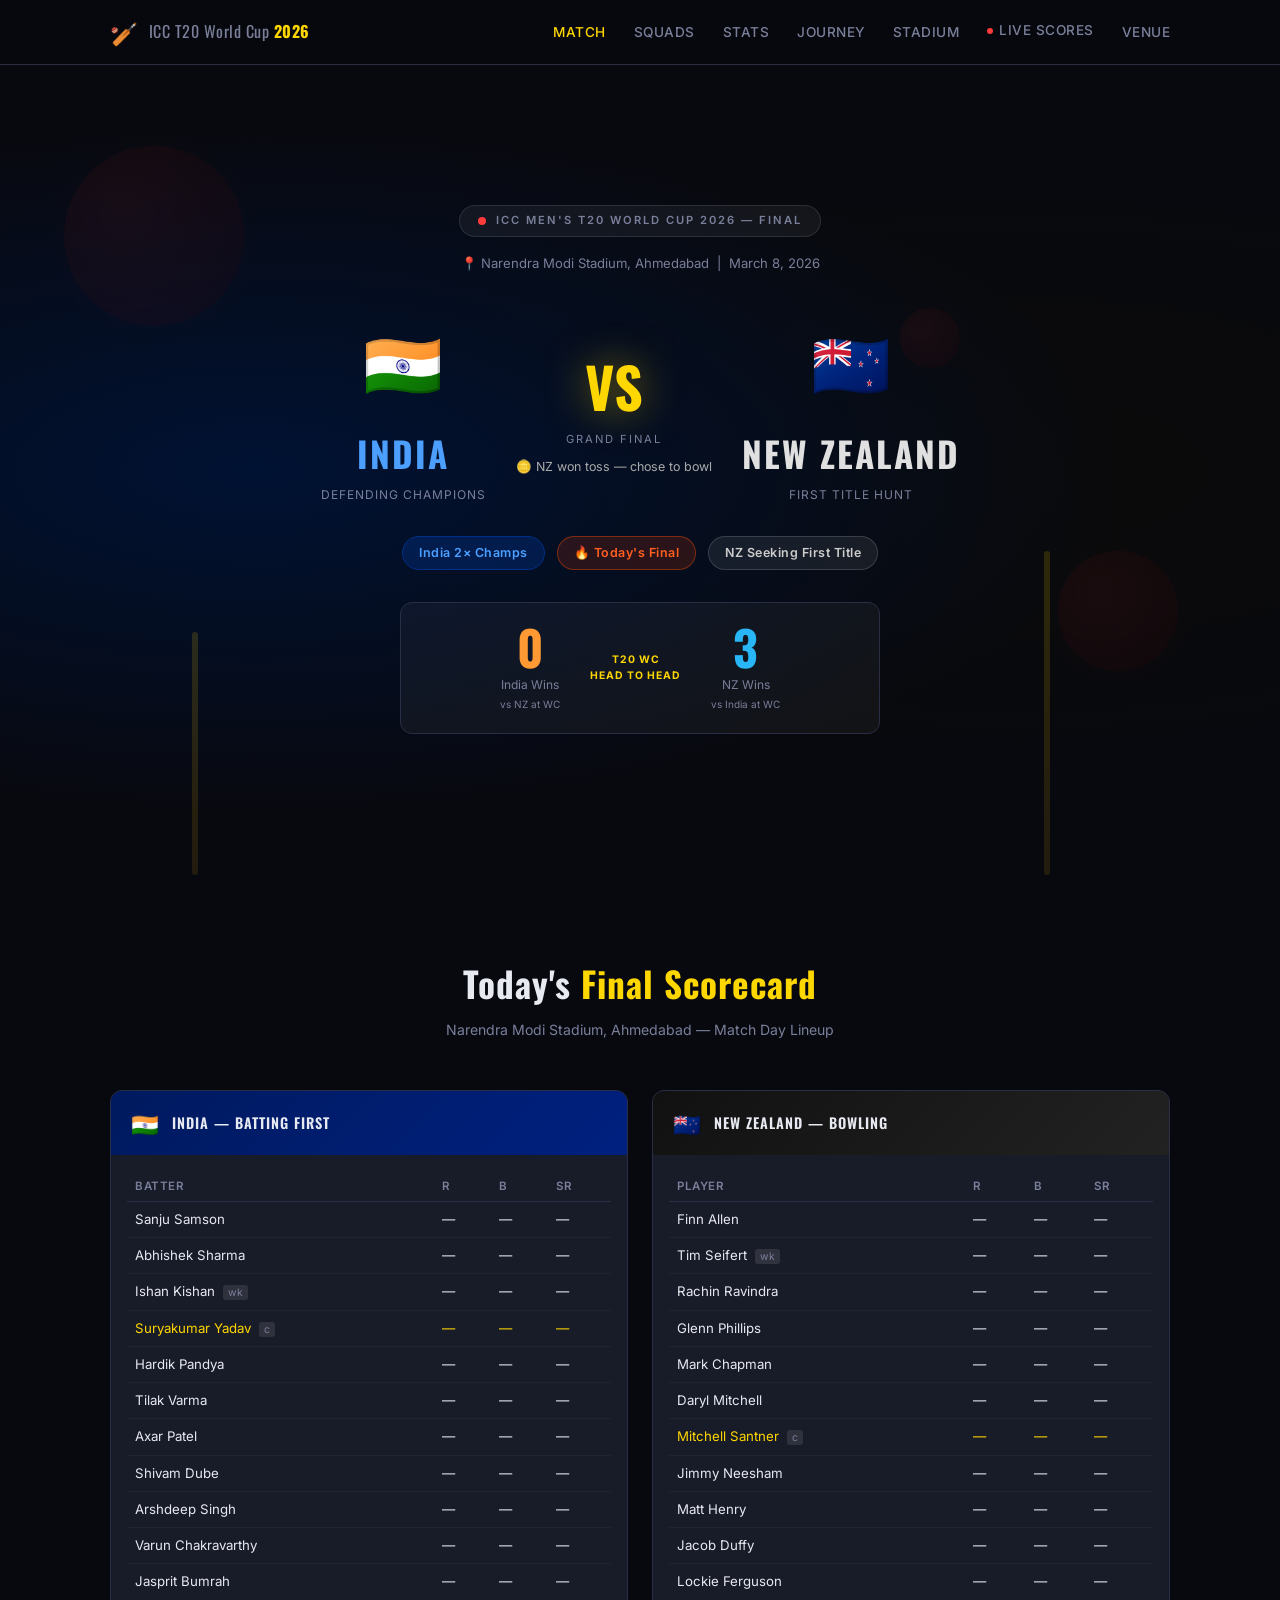
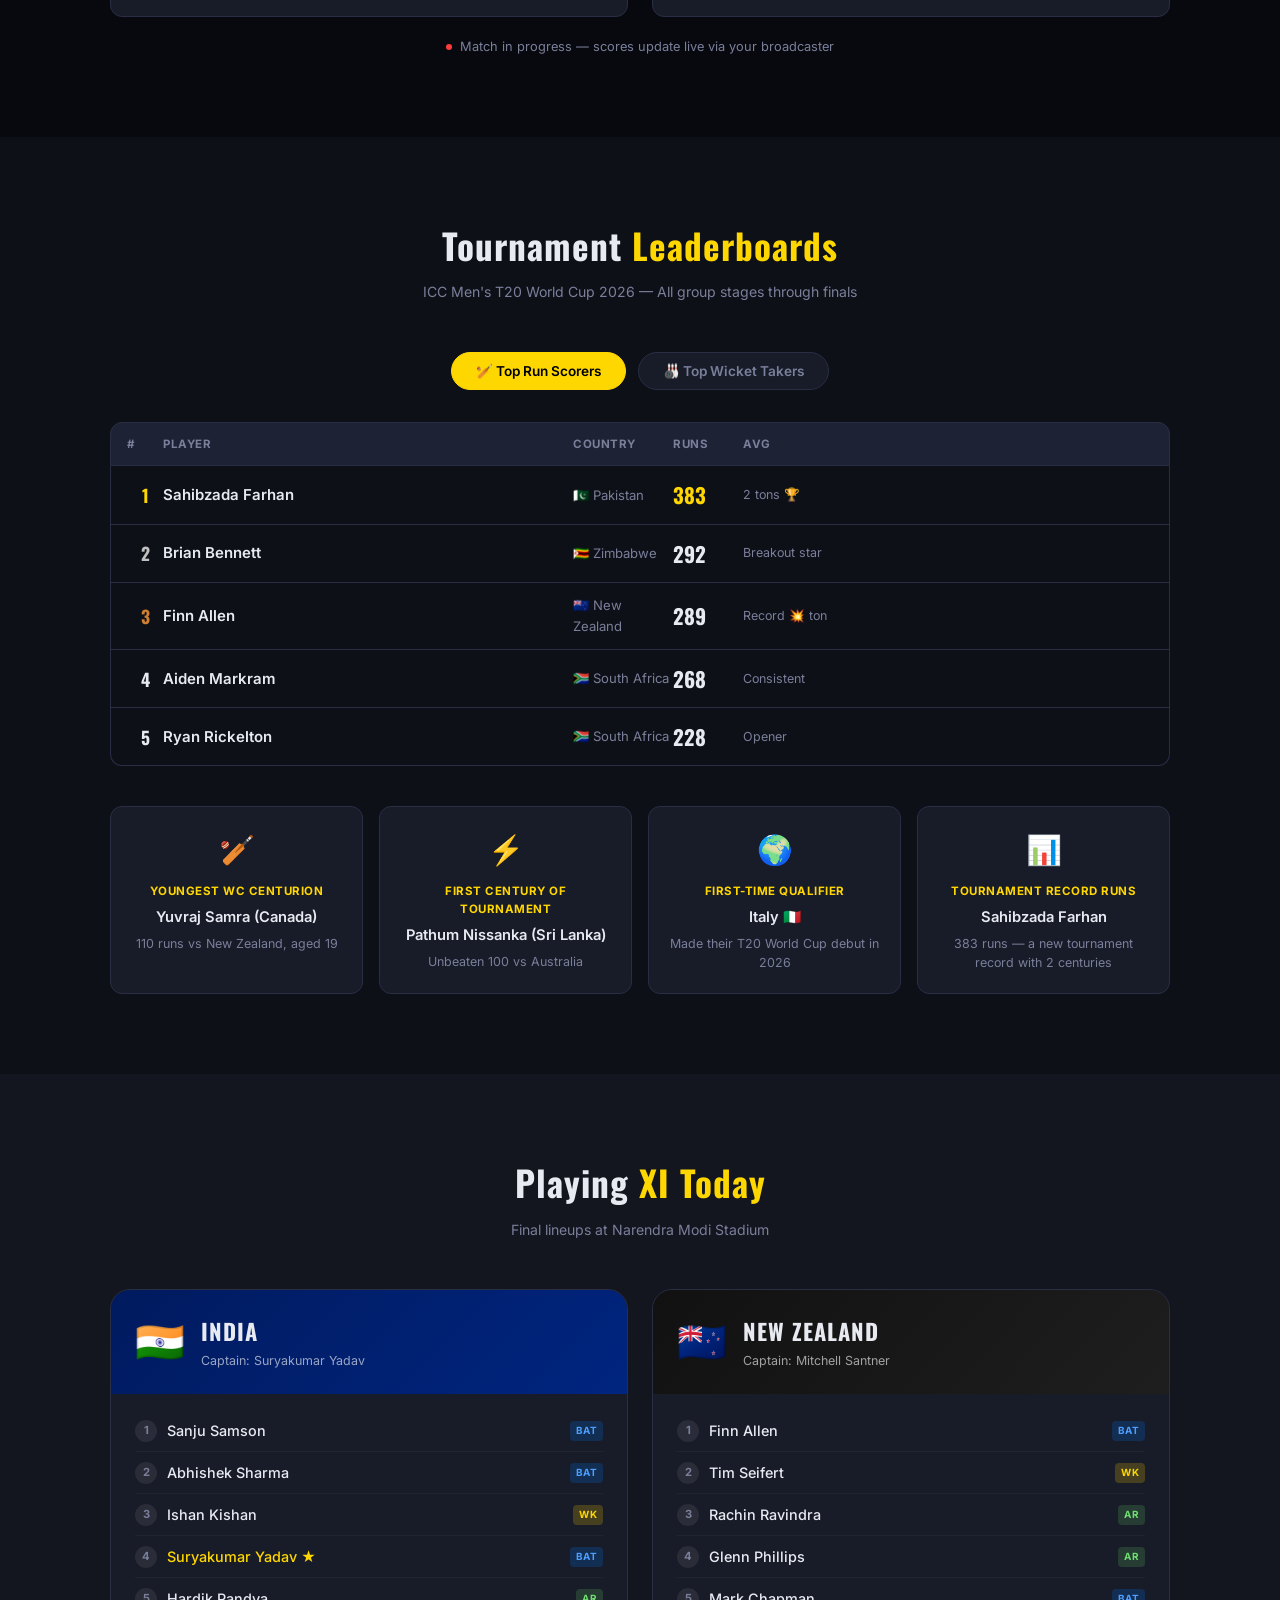
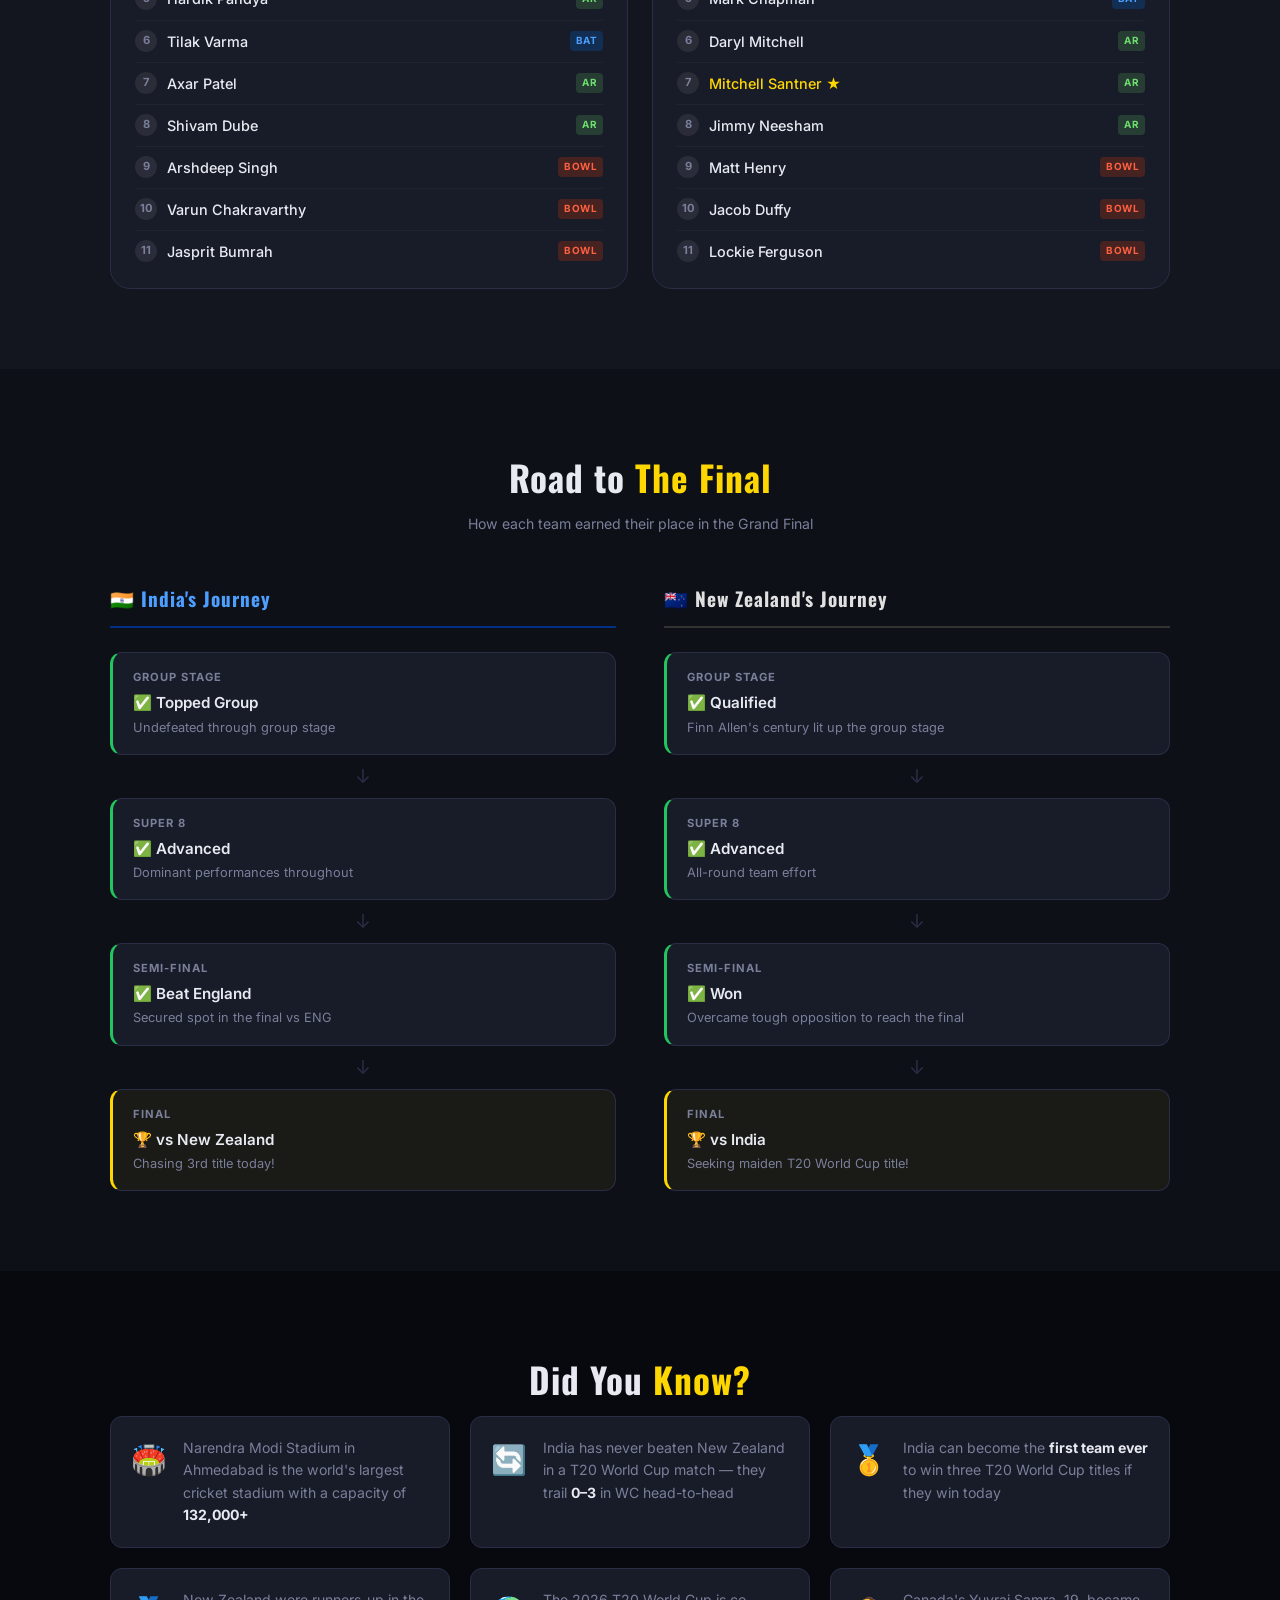
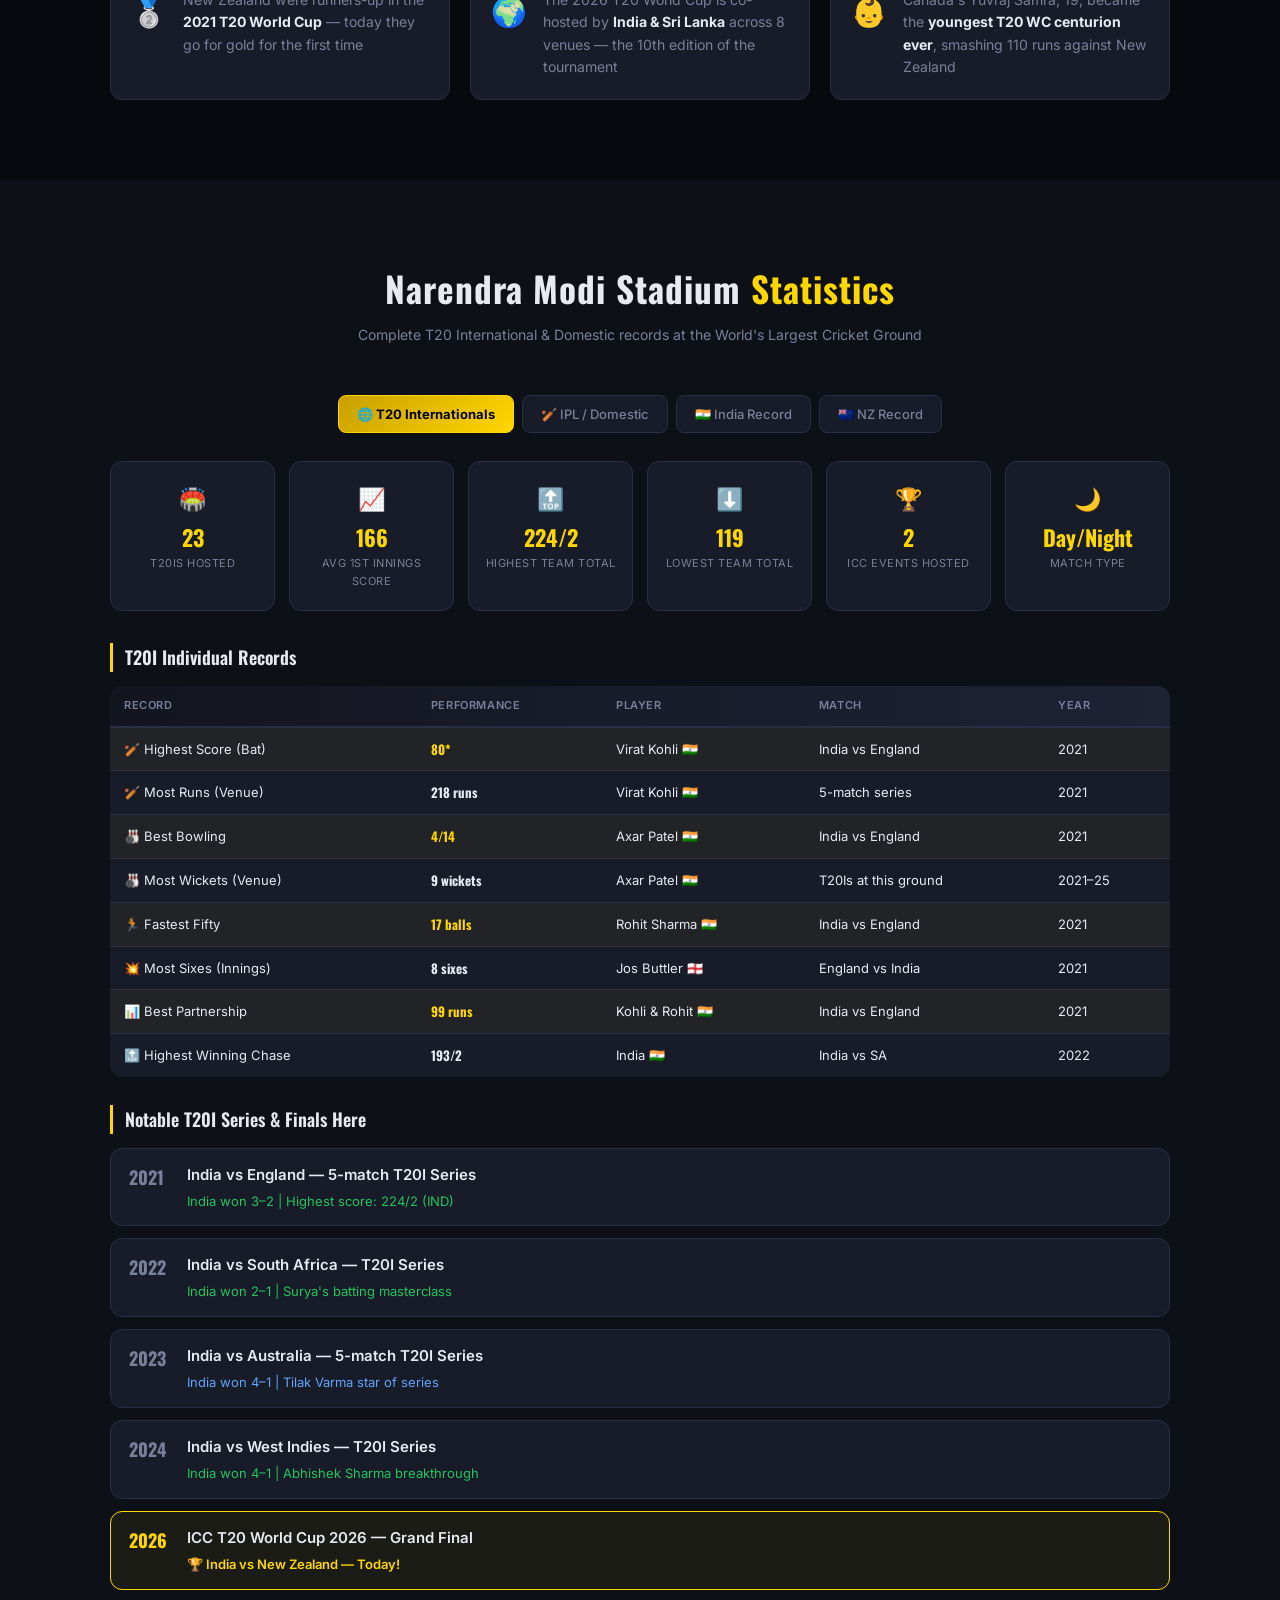
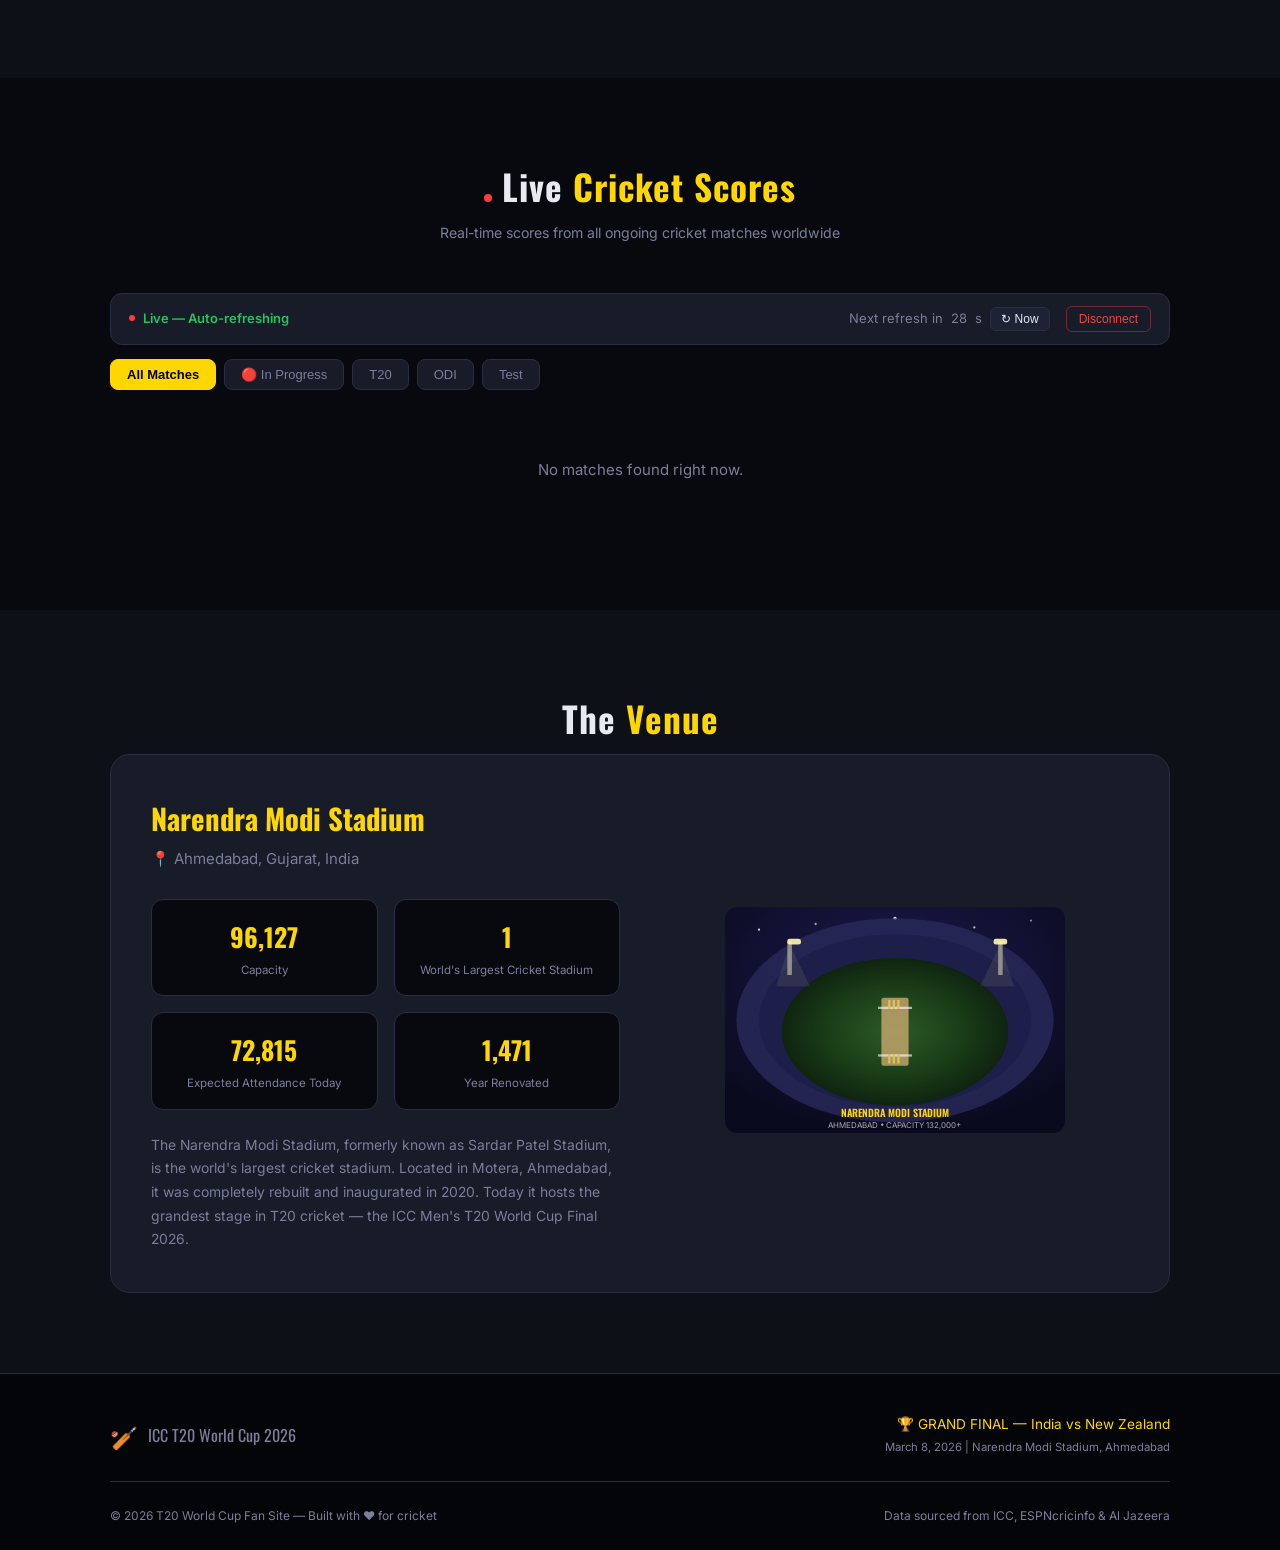
<file: index.html>
<!DOCTYPE html>
<html lang="en">
<head>
  <meta charset="UTF-8" />
  <meta name="viewport" content="width=device-width, initial-scale=1.0" />
  <title>T20 World Cup 2026 — The Final</title>
  <link rel="stylesheet" href="style.css" />
  <link rel="preconnect" href="https://fonts.googleapis.com" />
  <link rel="preconnect" href="https://fonts.gstatic.com" crossorigin />
  <link href="https://fonts.googleapis.com/css2?family=Oswald:wght@400;600;700&family=Inter:wght@300;400;500;600&display=swap" rel="stylesheet" />
</head>
<body>

  <!-- ───── NAV ───── -->
  <nav class="nav">
    <div class="nav-inner">
      <div class="nav-logo">
        <span class="logo-icon">🏏</span>
        <span>ICC T20 World Cup <strong>2026</strong></span>
      </div>
      <ul class="nav-links">
        <li><a href="#match">Match</a></li>
        <li><a href="#squads">Squads</a></li>
        <li><a href="#stats">Stats</a></li>
        <li><a href="#journey">Journey</a></li>
        <li><a href="#stadium">Stadium</a></li>
        <li><a href="#live" class="nav-live-link"><span class="live-dot small"></span> Live Scores</a></li>
        <li><a href="#venue">Venue</a></li>
      </ul>
      <button class="nav-toggle" id="navToggle" aria-label="Toggle menu">☰</button>
    </div>
    <div class="nav-mobile" id="navMobile">
      <a href="#match">Match</a>
      <a href="#squads">Squads</a>
      <a href="#stats">Stats</a>
      <a href="#journey">Journey</a>
      <a href="#stadium">Stadium</a>
      <a href="#live">🔴 Live Scores</a>
      <a href="#venue">Venue</a>
    </div>
  </nav>

  <!-- ───── HERO ───── -->
  <section class="hero" id="match">
    <div class="hero-bg">
      <div class="ball ball1"></div>
      <div class="ball ball2"></div>
      <div class="ball ball3"></div>
      <div class="stump stump1"></div>
      <div class="stump stump2"></div>
    </div>
    <div class="hero-content">
      <div class="tournament-label">
        <span class="live-dot"></span>
        <span>ICC MEN'S T20 WORLD CUP 2026 — FINAL</span>
      </div>
      <div class="hero-meta">📍 Narendra Modi Stadium, Ahmedabad &nbsp;|&nbsp; March 8, 2026</div>

      <div class="matchup">
        <!-- India -->
        <div class="team india-team">
          <div class="team-flag">🇮🇳</div>
          <div class="team-name">INDIA</div>
          <div class="team-sub">Defending Champions</div>
        </div>

        <!-- VS -->
        <div class="vs-block">
          <div class="vs-text">VS</div>
          <div class="vs-sub">GRAND FINAL</div>
          <div class="toss-info">🪙 NZ won toss — chose to bowl</div>
        </div>

        <!-- New Zealand -->
        <div class="team nz-team">
          <div class="team-flag">🇳🇿</div>
          <div class="team-name">NEW ZEALAND</div>
          <div class="team-sub">First Title Hunt</div>
        </div>
      </div>

      <div class="hero-chips">
        <div class="chip chip-india">India 2× Champs</div>
        <div class="chip chip-alert">🔥 Today's Final</div>
        <div class="chip chip-nz">NZ Seeking First Title</div>
      </div>

      <!-- Head-to-head callout -->
      <div class="h2h-banner">
        <div class="h2h-item">
          <div class="h2h-num india-col">0</div>
          <div class="h2h-label">India Wins<br/><small>vs NZ at WC</small></div>
        </div>
        <div class="h2h-divider">T20 WC<br/>HEAD TO HEAD</div>
        <div class="h2h-item">
          <div class="h2h-num nz-col">3</div>
          <div class="h2h-label">NZ Wins<br/><small>vs India at WC</small></div>
        </div>
      </div>
    </div>
  </section>

  <!-- ───── SCOREBOARD ───── -->
  <section class="section scoreboard-section">
    <div class="container">
      <h2 class="section-title">Today's <span class="gold">Final Scorecard</span></h2>
      <p class="section-sub">Narendra Modi Stadium, Ahmedabad — Match Day Lineup</p>

      <div class="scorecard-grid">
        <!-- India batting -->
        <div class="score-card india-card">
          <div class="score-card-header">
            <span class="score-flag">🇮🇳</span>
            <span>INDIA — BATTING FIRST</span>
          </div>
          <div class="score-card-body">
            <table class="score-table">
              <thead>
                <tr><th>Batter</th><th>R</th><th>B</th><th>SR</th></tr>
              </thead>
              <tbody>
                <tr><td>Sanju Samson</td><td>—</td><td>—</td><td>—</td></tr>
                <tr><td>Abhishek Sharma</td><td>—</td><td>—</td><td>—</td></tr>
                <tr><td>Ishan Kishan <em class="role">wk</em></td><td>—</td><td>—</td><td>—</td></tr>
                <tr class="captain-row"><td>Suryakumar Yadav <em class="role">c</em></td><td>—</td><td>—</td><td>—</td></tr>
                <tr><td>Hardik Pandya</td><td>—</td><td>—</td><td>—</td></tr>
                <tr><td>Tilak Varma</td><td>—</td><td>—</td><td>—</td></tr>
                <tr><td>Axar Patel</td><td>—</td><td>—</td><td>—</td></tr>
                <tr><td>Shivam Dube</td><td>—</td><td>—</td><td>—</td></tr>
                <tr><td>Arshdeep Singh</td><td>—</td><td>—</td><td>—</td></tr>
                <tr><td>Varun Chakravarthy</td><td>—</td><td>—</td><td>—</td></tr>
                <tr><td>Jasprit Bumrah</td><td>—</td><td>—</td><td>—</td></tr>
              </tbody>
            </table>
          </div>
        </div>

        <!-- New Zealand bowling -->
        <div class="score-card nz-card">
          <div class="score-card-header">
            <span class="score-flag">🇳🇿</span>
            <span>NEW ZEALAND — BOWLING</span>
          </div>
          <div class="score-card-body">
            <table class="score-table">
              <thead>
                <tr><th>Player</th><th>R</th><th>B</th><th>SR</th></tr>
              </thead>
              <tbody>
                <tr><td>Finn Allen</td><td>—</td><td>—</td><td>—</td></tr>
                <tr><td>Tim Seifert <em class="role">wk</em></td><td>—</td><td>—</td><td>—</td></tr>
                <tr><td>Rachin Ravindra</td><td>—</td><td>—</td><td>—</td></tr>
                <tr><td>Glenn Phillips</td><td>—</td><td>—</td><td>—</td></tr>
                <tr><td>Mark Chapman</td><td>—</td><td>—</td><td>—</td></tr>
                <tr><td>Daryl Mitchell</td><td>—</td><td>—</td><td>—</td></tr>
                <tr class="captain-row"><td>Mitchell Santner <em class="role">c</em></td><td>—</td><td>—</td><td>—</td></tr>
                <tr><td>Jimmy Neesham</td><td>—</td><td>—</td><td>—</td></tr>
                <tr><td>Matt Henry</td><td>—</td><td>—</td><td>—</td></tr>
                <tr><td>Jacob Duffy</td><td>—</td><td>—</td><td>—</td></tr>
                <tr><td>Lockie Ferguson</td><td>—</td><td>—</td><td>—</td></tr>
              </tbody>
            </table>
          </div>
        </div>
      </div>
      <p class="live-note"><span class="live-dot small"></span> Match in progress — scores update live via your broadcaster</p>
    </div>
  </section>

  <!-- ───── TOURNAMENT STATS ───── -->
  <section class="section stats-section" id="stats">
    <div class="container">
      <h2 class="section-title">Tournament <span class="gold">Leaderboards</span></h2>
      <p class="section-sub">ICC Men's T20 World Cup 2026 — All group stages through finals</p>

      <div class="stats-tabs">
        <button class="tab-btn active" data-tab="runs">🏏 Top Run Scorers</button>
        <button class="tab-btn" data-tab="wickets">🎳 Top Wicket Takers</button>
      </div>

      <div class="tab-content" id="tab-runs">
        <div class="leaderboard">
          <div class="lb-row lb-header">
            <span>#</span><span>Player</span><span>Country</span><span>Runs</span><span>Avg</span>
          </div>
          <div class="lb-row">
            <span class="rank gold-rank">1</span>
            <span class="player-name">Sahibzada Farhan</span>
            <span class="country">🇵🇰 Pakistan</span>
            <span class="stat-val gold">383</span>
            <span class="stat-extra">2 tons 🏆</span>
          </div>
          <div class="lb-row">
            <span class="rank silver-rank">2</span>
            <span class="player-name">Brian Bennett</span>
            <span class="country">🇿🇼 Zimbabwe</span>
            <span class="stat-val">292</span>
            <span class="stat-extra">Breakout star</span>
          </div>
          <div class="lb-row">
            <span class="rank bronze-rank">3</span>
            <span class="player-name">Finn Allen</span>
            <span class="country">🇳🇿 New Zealand</span>
            <span class="stat-val">289</span>
            <span class="stat-extra">Record 💥 ton</span>
          </div>
          <div class="lb-row">
            <span class="rank">4</span>
            <span class="player-name">Aiden Markram</span>
            <span class="country">🇿🇦 South Africa</span>
            <span class="stat-val">268</span>
            <span class="stat-extra">Consistent</span>
          </div>
          <div class="lb-row">
            <span class="rank">5</span>
            <span class="player-name">Ryan Rickelton</span>
            <span class="country">🇿🇦 South Africa</span>
            <span class="stat-val">228</span>
            <span class="stat-extra">Opener</span>
          </div>
        </div>
      </div>

      <div class="tab-content hidden" id="tab-wickets">
        <div class="leaderboard">
          <div class="lb-row lb-header">
            <span>#</span><span>Player</span><span>Country</span><span>Wickets</span><span>Econ</span>
          </div>
          <div class="lb-row">
            <span class="rank gold-rank">1</span>
            <span class="player-name">Saurabh Netravalkar</span>
            <span class="country">🇺🇸 USA</span>
            <span class="stat-val gold">13</span>
            <span class="stat-extra">Tournament 🏆</span>
          </div>
          <div class="lb-row">
            <span class="rank silver-rank">2</span>
            <span class="player-name">Blessing Muzarabani</span>
            <span class="country">🇿🇼 Zimbabwe</span>
            <span class="stat-val">13</span>
            <span class="stat-extra">Pace demon 🔥</span>
          </div>
          <div class="lb-row">
            <span class="rank bronze-rank">3</span>
            <span class="player-name">Lungi Ngidi</span>
            <span class="country">🇿🇦 South Africa</span>
            <span class="stat-val">12</span>
            <span class="stat-extra">Lethal</span>
          </div>
          <div class="lb-row">
            <span class="rank">4</span>
            <span class="player-name">Corbin Bosch</span>
            <span class="country">🇿🇦 South Africa</span>
            <span class="stat-val">11</span>
            <span class="stat-extra">All-rounder</span>
          </div>
          <div class="lb-row">
            <span class="rank">5</span>
            <span class="player-name">Varun Chakravarthy</span>
            <span class="country">🇮🇳 India</span>
            <span class="stat-val">11</span>
            <span class="stat-extra">Mystery spin 🌀</span>
          </div>
        </div>
      </div>

      <!-- Notable records -->
      <div class="records-grid">
        <div class="record-card">
          <div class="record-icon">🏏</div>
          <div class="record-title">Youngest WC Centurion</div>
          <div class="record-name">Yuvraj Samra (Canada)</div>
          <div class="record-detail">110 runs vs New Zealand, aged 19</div>
        </div>
        <div class="record-card">
          <div class="record-icon">⚡</div>
          <div class="record-title">First Century of Tournament</div>
          <div class="record-name">Pathum Nissanka (Sri Lanka)</div>
          <div class="record-detail">Unbeaten 100 vs Australia</div>
        </div>
        <div class="record-card">
          <div class="record-icon">🌍</div>
          <div class="record-title">First-time Qualifier</div>
          <div class="record-name">Italy 🇮🇹</div>
          <div class="record-detail">Made their T20 World Cup debut in 2026</div>
        </div>
        <div class="record-card">
          <div class="record-icon">📊</div>
          <div class="record-title">Tournament Record Runs</div>
          <div class="record-name">Sahibzada Farhan</div>
          <div class="record-detail">383 runs — a new tournament record with 2 centuries</div>
        </div>
      </div>
    </div>
  </section>

  <!-- ───── SQUADS ───── -->
  <section class="section squads-section" id="squads">
    <div class="container">
      <h2 class="section-title">Playing <span class="gold">XI Today</span></h2>
      <p class="section-sub">Final lineups at Narendra Modi Stadium</p>

      <div class="squads-grid">
        <!-- India -->
        <div class="squad-card india-squad">
          <div class="squad-header">
            <span class="squad-flag">🇮🇳</span>
            <div>
              <div class="squad-team">INDIA</div>
              <div class="squad-captain">Captain: Suryakumar Yadav</div>
            </div>
          </div>
          <ul class="squad-list">
            <li><span class="pnum">1</span> Sanju Samson <em class="tag tag-bat">BAT</em></li>
            <li><span class="pnum">2</span> Abhishek Sharma <em class="tag tag-bat">BAT</em></li>
            <li><span class="pnum">3</span> Ishan Kishan <em class="tag tag-wk">WK</em></li>
            <li class="captain-li"><span class="pnum">4</span> Suryakumar Yadav ★ <em class="tag tag-bat">BAT</em></li>
            <li><span class="pnum">5</span> Hardik Pandya <em class="tag tag-ar">AR</em></li>
            <li><span class="pnum">6</span> Tilak Varma <em class="tag tag-bat">BAT</em></li>
            <li><span class="pnum">7</span> Axar Patel <em class="tag tag-ar">AR</em></li>
            <li><span class="pnum">8</span> Shivam Dube <em class="tag tag-ar">AR</em></li>
            <li><span class="pnum">9</span> Arshdeep Singh <em class="tag tag-bowl">BOWL</em></li>
            <li><span class="pnum">10</span> Varun Chakravarthy <em class="tag tag-bowl">BOWL</em></li>
            <li><span class="pnum">11</span> Jasprit Bumrah <em class="tag tag-bowl">BOWL</em></li>
          </ul>
        </div>

        <!-- New Zealand -->
        <div class="squad-card nz-squad">
          <div class="squad-header">
            <span class="squad-flag">🇳🇿</span>
            <div>
              <div class="squad-team">NEW ZEALAND</div>
              <div class="squad-captain">Captain: Mitchell Santner</div>
            </div>
          </div>
          <ul class="squad-list">
            <li><span class="pnum">1</span> Finn Allen <em class="tag tag-bat">BAT</em></li>
            <li><span class="pnum">2</span> Tim Seifert <em class="tag tag-wk">WK</em></li>
            <li><span class="pnum">3</span> Rachin Ravindra <em class="tag tag-ar">AR</em></li>
            <li><span class="pnum">4</span> Glenn Phillips <em class="tag tag-ar">AR</em></li>
            <li><span class="pnum">5</span> Mark Chapman <em class="tag tag-bat">BAT</em></li>
            <li><span class="pnum">6</span> Daryl Mitchell <em class="tag tag-ar">AR</em></li>
            <li class="captain-li"><span class="pnum">7</span> Mitchell Santner ★ <em class="tag tag-ar">AR</em></li>
            <li><span class="pnum">8</span> Jimmy Neesham <em class="tag tag-ar">AR</em></li>
            <li><span class="pnum">9</span> Matt Henry <em class="tag tag-bowl">BOWL</em></li>
            <li><span class="pnum">10</span> Jacob Duffy <em class="tag tag-bowl">BOWL</em></li>
            <li><span class="pnum">11</span> Lockie Ferguson <em class="tag tag-bowl">BOWL</em></li>
          </ul>
        </div>
      </div>
    </div>
  </section>

  <!-- ───── ROAD TO FINAL ───── -->
  <section class="section journey-section" id="journey">
    <div class="container">
      <h2 class="section-title">Road to <span class="gold">The Final</span></h2>
      <p class="section-sub">How each team earned their place in the Grand Final</p>

      <div class="journey-grid">
        <!-- India -->
        <div class="journey-col">
          <div class="journey-team-label india-label">🇮🇳 India's Journey</div>
          <div class="journey-steps">
            <div class="journey-step win">
              <div class="step-stage">Group Stage</div>
              <div class="step-result">✅ Topped Group</div>
              <div class="step-detail">Undefeated through group stage</div>
            </div>
            <div class="journey-arrow">↓</div>
            <div class="journey-step win">
              <div class="step-stage">Super 8</div>
              <div class="step-result">✅ Advanced</div>
              <div class="step-detail">Dominant performances throughout</div>
            </div>
            <div class="journey-arrow">↓</div>
            <div class="journey-step win">
              <div class="step-stage">Semi-Final</div>
              <div class="step-result">✅ Beat England</div>
              <div class="step-detail">Secured spot in the final vs ENG</div>
            </div>
            <div class="journey-arrow">↓</div>
            <div class="journey-step final-step">
              <div class="step-stage">FINAL</div>
              <div class="step-result">🏆 vs New Zealand</div>
              <div class="step-detail">Chasing 3rd title today!</div>
            </div>
          </div>
        </div>

        <!-- New Zealand -->
        <div class="journey-col">
          <div class="journey-team-label nz-label">🇳🇿 New Zealand's Journey</div>
          <div class="journey-steps">
            <div class="journey-step win">
              <div class="step-stage">Group Stage</div>
              <div class="step-result">✅ Qualified</div>
              <div class="step-detail">Finn Allen's century lit up the group stage</div>
            </div>
            <div class="journey-arrow">↓</div>
            <div class="journey-step win">
              <div class="step-stage">Super 8</div>
              <div class="step-result">✅ Advanced</div>
              <div class="step-detail">All-round team effort</div>
            </div>
            <div class="journey-arrow">↓</div>
            <div class="journey-step win">
              <div class="step-stage">Semi-Final</div>
              <div class="step-result">✅ Won</div>
              <div class="step-detail">Overcame tough opposition to reach the final</div>
            </div>
            <div class="journey-arrow">↓</div>
            <div class="journey-step final-step">
              <div class="step-stage">FINAL</div>
              <div class="step-result">🏆 vs India</div>
              <div class="step-detail">Seeking maiden T20 World Cup title!</div>
            </div>
          </div>
        </div>
      </div>
    </div>
  </section>

  <!-- ───── FUN FACTS ───── -->
  <section class="section facts-section">
    <div class="container">
      <h2 class="section-title">Did You <span class="gold">Know?</span></h2>
      <div class="facts-grid">
        <div class="fact-card">
          <div class="fact-icon">🏟️</div>
          <div class="fact-text">Narendra Modi Stadium in Ahmedabad is the world's largest cricket stadium with a capacity of <strong>132,000+</strong></div>
        </div>
        <div class="fact-card">
          <div class="fact-icon">🔄</div>
          <div class="fact-text">India has never beaten New Zealand in a T20 World Cup match — they trail <strong>0–3</strong> in WC head-to-head</div>
        </div>
        <div class="fact-card">
          <div class="fact-icon">🥇</div>
          <div class="fact-text">India can become the <strong>first team ever</strong> to win three T20 World Cup titles if they win today</div>
        </div>
        <div class="fact-card">
          <div class="fact-icon">🥈</div>
          <div class="fact-text">New Zealand were runners-up in the <strong>2021 T20 World Cup</strong> — today they go for gold for the first time</div>
        </div>
        <div class="fact-card">
          <div class="fact-icon">🌍</div>
          <div class="fact-text">The 2026 T20 World Cup is co-hosted by <strong>India & Sri Lanka</strong> across 8 venues — the 10th edition of the tournament</div>
        </div>
        <div class="fact-card">
          <div class="fact-icon">👶</div>
          <div class="fact-text">Canada's Yuvraj Samra, 19, became the <strong>youngest T20 WC centurion ever</strong>, smashing 110 runs against New Zealand</div>
        </div>
      </div>
    </div>
  </section>

  <!-- ───── STADIUM STATS ───── -->
  <section class="section stadium-section" id="stadium">
    <div class="container">
      <h2 class="section-title">Narendra Modi Stadium <span class="gold">Statistics</span></h2>
      <p class="section-sub">Complete T20 International &amp; Domestic records at the World's Largest Cricket Ground</p>

      <!-- Stadium sub-tabs -->
      <div class="stats-tabs stadium-tabs">
        <button class="stadium-tab-btn active" data-stab="t20i">🌐 T20 Internationals</button>
        <button class="stadium-tab-btn" data-stab="ipl">🏏 IPL / Domestic</button>
        <button class="stadium-tab-btn" data-stab="india-rec">🇮🇳 India Record</button>
        <button class="stadium-tab-btn" data-stab="nz-rec">🇳🇿 NZ Record</button>
      </div>

      <!-- ── T20I TAB ── -->
      <div class="stadium-tab-content" id="stab-t20i">
        <div class="stadium-overview-grid">
          <div class="st-stat-card">
            <div class="st-icon">🏟️</div>
            <div class="st-num" data-count="23">23</div>
            <div class="st-label">T20Is Hosted</div>
          </div>
          <div class="st-stat-card">
            <div class="st-icon">📈</div>
            <div class="st-num" data-count="168">168</div>
            <div class="st-label">Avg 1st Innings Score</div>
          </div>
          <div class="st-stat-card">
            <div class="st-icon">🔝</div>
            <div class="st-num">224/2</div>
            <div class="st-label">Highest Team Total</div>
          </div>
          <div class="st-stat-card">
            <div class="st-icon">⬇️</div>
            <div class="st-num">119</div>
            <div class="st-label">Lowest Team Total</div>
          </div>
          <div class="st-stat-card">
            <div class="st-icon">🏆</div>
            <div class="st-num" data-count="2">2</div>
            <div class="st-label">ICC Events Hosted</div>
          </div>
          <div class="st-stat-card">
            <div class="st-icon">🌙</div>
            <div class="st-num">Day/Night</div>
            <div class="st-label">Match Type</div>
          </div>
        </div>

        <h3 class="sub-section-title">T20I Individual Records</h3>
        <div class="records-table-wrap">
          <table class="stadium-records-table">
            <thead>
              <tr><th>Record</th><th>Performance</th><th>Player</th><th>Match</th><th>Year</th></tr>
            </thead>
            <tbody>
              <tr class="gold-row">
                <td>🏏 Highest Score (Bat)</td>
                <td class="perf gold">80*</td>
                <td>Virat Kohli 🇮🇳</td>
                <td>India vs England</td>
                <td>2021</td>
              </tr>
              <tr>
                <td>🏏 Most Runs (Venue)</td>
                <td class="perf">218 runs</td>
                <td>Virat Kohli 🇮🇳</td>
                <td>5-match series</td>
                <td>2021</td>
              </tr>
              <tr class="gold-row">
                <td>🎳 Best Bowling</td>
                <td class="perf gold">4/14</td>
                <td>Axar Patel 🇮🇳</td>
                <td>India vs England</td>
                <td>2021</td>
              </tr>
              <tr>
                <td>🎳 Most Wickets (Venue)</td>
                <td class="perf">9 wickets</td>
                <td>Axar Patel 🇮🇳</td>
                <td>T20Is at this ground</td>
                <td>2021–25</td>
              </tr>
              <tr class="gold-row">
                <td>🏃 Fastest Fifty</td>
                <td class="perf gold">17 balls</td>
                <td>Rohit Sharma 🇮🇳</td>
                <td>India vs England</td>
                <td>2021</td>
              </tr>
              <tr>
                <td>💥 Most Sixes (Innings)</td>
                <td class="perf">8 sixes</td>
                <td>Jos Buttler 🏴󠁧󠁢󠁥󠁮󠁧󠁿</td>
                <td>England vs India</td>
                <td>2021</td>
              </tr>
              <tr class="gold-row">
                <td>📊 Best Partnership</td>
                <td class="perf gold">99 runs</td>
                <td>Kohli &amp; Rohit 🇮🇳</td>
                <td>India vs England</td>
                <td>2021</td>
              </tr>
              <tr>
                <td>🔝 Highest Winning Chase</td>
                <td class="perf">193/2</td>
                <td>India 🇮🇳</td>
                <td>India vs SA</td>
                <td>2022</td>
              </tr>
            </tbody>
          </table>
        </div>

        <h3 class="sub-section-title">Notable T20I Series &amp; Finals Here</h3>
        <div class="series-timeline">
          <div class="series-item">
            <div class="series-year">2021</div>
            <div class="series-detail">
              <div class="series-name">India vs England — 5-match T20I Series</div>
              <div class="series-result win">India won 3–2 | Highest score: 224/2 (IND)</div>
            </div>
          </div>
          <div class="series-item">
            <div class="series-year">2022</div>
            <div class="series-detail">
              <div class="series-name">India vs South Africa — T20I Series</div>
              <div class="series-result win">India won 2–1 | Surya's batting masterclass</div>
            </div>
          </div>
          <div class="series-item">
            <div class="series-year">2023</div>
            <div class="series-detail">
              <div class="series-name">India vs Australia — 5-match T20I Series</div>
              <div class="series-result draw">India won 4–1 | Tilak Varma star of series</div>
            </div>
          </div>
          <div class="series-item">
            <div class="series-year">2024</div>
            <div class="series-detail">
              <div class="series-name">India vs West Indies — T20I Series</div>
              <div class="series-result win">India won 4–1 | Abhishek Sharma breakthrough</div>
            </div>
          </div>
          <div class="series-item featured">
            <div class="series-year gold">2026</div>
            <div class="series-detail">
              <div class="series-name">ICC T20 World Cup 2026 — Grand Final</div>
              <div class="series-result final">🏆 India vs New Zealand — Today!</div>
            </div>
          </div>
        </div>
      </div>

      <!-- ── IPL / DOMESTIC TAB ── -->
      <div class="stadium-tab-content hidden" id="stab-ipl">
        <div class="stadium-overview-grid">
          <div class="st-stat-card">
            <div class="st-icon">🏏</div>
            <div class="st-num" data-count="78">78</div>
            <div class="st-label">IPL Matches Hosted</div>
          </div>
          <div class="st-stat-card">
            <div class="st-icon">🏆</div>
            <div class="st-num" data-count="2">2</div>
            <div class="st-label">IPL Finals Hosted</div>
          </div>
          <div class="st-stat-card">
            <div class="st-icon">🔝</div>
            <div class="st-num">233/3</div>
            <div class="st-label">Highest IPL Total</div>
          </div>
          <div class="st-stat-card">
            <div class="st-icon">🏠</div>
            <div class="st-num">Gujarat Titans</div>
            <div class="st-label">Home Team (IPL)</div>
          </div>
          <div class="st-stat-card">
            <div class="st-icon">📈</div>
            <div class="st-num" data-count="176">176</div>
            <div class="st-label">Avg IPL Score</div>
          </div>
          <div class="st-stat-card">
            <div class="st-icon">🌱</div>
            <div class="st-num">Batting-friendly</div>
            <div class="st-label">Pitch Nature</div>
          </div>
        </div>

        <h3 class="sub-section-title">IPL Records at Narendra Modi Stadium</h3>
        <div class="records-table-wrap">
          <table class="stadium-records-table">
            <thead>
              <tr><th>Record</th><th>Performance</th><th>Player / Team</th><th>Match</th><th>Year</th></tr>
            </thead>
            <tbody>
              <tr class="gold-row">
                <td>🏏 Highest Individual Score</td>
                <td class="perf gold">94*</td>
                <td>David Miller 🇿🇦 (GT)</td>
                <td>GT vs RR — IPL Final</td>
                <td>2022</td>
              </tr>
              <tr>
                <td>🏏 Most IPL Runs (Venue)</td>
                <td class="perf">1,124 runs</td>
                <td>Shubman Gill 🇮🇳 (GT)</td>
                <td>Home ground advantage</td>
                <td>2022–25</td>
              </tr>
              <tr class="gold-row">
                <td>🎳 Best IPL Bowling</td>
                <td class="perf gold">4/17</td>
                <td>Mohammed Shami 🇮🇳 (GT)</td>
                <td>GT vs MI</td>
                <td>2023</td>
              </tr>
              <tr>
                <td>🎳 Most IPL Wickets (Venue)</td>
                <td class="perf">36 wickets</td>
                <td>Mohammed Shami 🇮🇳 (GT)</td>
                <td>Consistent performer</td>
                <td>2022–25</td>
              </tr>
              <tr class="gold-row">
                <td>💥 Most Sixes (Innings)</td>
                <td class="perf gold">10 sixes</td>
                <td>David Miller 🇿🇦 (GT)</td>
                <td>GT vs RR — IPL Final</td>
                <td>2022</td>
              </tr>
              <tr>
                <td>🔝 Highest Team Total (IPL)</td>
                <td class="perf">233/3</td>
                <td>GT vs MI</td>
                <td>Home match</td>
                <td>2023</td>
              </tr>
              <tr class="gold-row">
                <td>🏆 IPL Champions Here</td>
                <td class="perf gold">2022 Winners</td>
                <td>Gujarat Titans</td>
                <td>Final vs RR</td>
                <td>2022</td>
              </tr>
              <tr>
                <td>🏆 IPL Champions Here</td>
                <td class="perf">2023 Winners</td>
                <td>Chennai Super Kings</td>
                <td>Final vs GT</td>
                <td>2023</td>
              </tr>
            </tbody>
          </table>
        </div>

        <h3 class="sub-section-title">Domestic Ranji Trophy Records</h3>
        <div class="records-table-wrap">
          <table class="stadium-records-table">
            <thead>
              <tr><th>Record</th><th>Performance</th><th>Player</th><th>Detail</th></tr>
            </thead>
            <tbody>
              <tr class="gold-row">
                <td>🏏 Highest Score (Ranji)</td>
                <td class="perf gold">359*</td>
                <td>Priyank Panchal 🇮🇳</td>
                <td>Gujarat vs Karnataka</td>
              </tr>
              <tr>
                <td>🎳 Best Bowling (Ranji)</td>
                <td class="perf">8/45</td>
                <td>Axar Patel 🇮🇳</td>
                <td>Gujarat vs Uttar Pradesh</td>
              </tr>
              <tr class="gold-row">
                <td>🏟️ Home Team</td>
                <td class="perf gold">Gujarat</td>
                <td>Ranji Trophy</td>
                <td>Multiple titles</td>
              </tr>
            </tbody>
          </table>
        </div>
      </div>

      <!-- ── INDIA RECORD TAB ── -->
      <div class="stadium-tab-content hidden" id="stab-india-rec">
        <div class="team-record-header india-rec-header">
          <span class="rec-flag">🇮🇳</span>
          <div>
            <div class="rec-team-name">India's Record</div>
            <div class="rec-team-sub">at Narendra Modi Stadium — T20 Internationals</div>
          </div>
        </div>

        <div class="wl-bar-section">
          <div class="wl-numbers">
            <div class="wl-item">
              <div class="wl-num india-col">16</div>
              <div class="wl-lbl">Wins</div>
            </div>
            <div class="wl-item">
              <div class="wl-num grey-col">4</div>
              <div class="wl-lbl">Losses</div>
            </div>
            <div class="wl-item">
              <div class="wl-num gold">3</div>
              <div class="wl-lbl">No Result</div>
            </div>
            <div class="wl-item">
              <div class="wl-num">80%</div>
              <div class="wl-lbl">Win Rate</div>
            </div>
          </div>
          <div class="wl-bar-track">
            <div class="wl-bar-fill" style="width:80%">80% Win Rate</div>
          </div>
        </div>

        <h3 class="sub-section-title">India's Top Performers Here</h3>
        <div class="records-table-wrap">
          <table class="stadium-records-table">
            <thead>
              <tr><th>#</th><th>Player</th><th>Category</th><th>Performance</th><th>Note</th></tr>
            </thead>
            <tbody>
              <tr class="gold-row">
                <td class="rank gold-rank">1</td>
                <td>Virat Kohli</td>
                <td>🏏 Batting</td>
                <td class="perf gold">218 runs | HS 80*</td>
                <td>Avg 54.5 — Dominant</td>
              </tr>
              <tr>
                <td class="rank silver-rank">2</td>
                <td>Rohit Sharma</td>
                <td>🏏 Batting</td>
                <td class="perf">196 runs | HS 64</td>
                <td>2 fifties, 1 fastest 50</td>
              </tr>
              <tr class="gold-row">
                <td class="rank bronze-rank">3</td>
                <td>Suryakumar Yadav</td>
                <td>🏏 Batting</td>
                <td class="perf gold">158 runs | SR 184</td>
                <td>360° cricket displayed</td>
              </tr>
              <tr>
                <td class="rank">4</td>
                <td>Hardik Pandya</td>
                <td>🔄 All-round</td>
                <td class="perf">89 runs + 8 wkts</td>
                <td>Match-winner multiple times</td>
              </tr>
              <tr class="gold-row">
                <td class="rank gold-rank">1</td>
                <td>Axar Patel</td>
                <td>🎳 Bowling</td>
                <td class="perf gold">9 wkts | Best 4/14</td>
                <td>Thrives on home surface</td>
              </tr>
              <tr>
                <td class="rank silver-rank">2</td>
                <td>Jasprit Bumrah</td>
                <td>🎳 Bowling</td>
                <td class="perf">7 wkts | Econ 6.8</td>
                <td>Death bowling master</td>
              </tr>
              <tr class="gold-row">
                <td class="rank bronze-rank">3</td>
                <td>Yuzvendra Chahal</td>
                <td>🎳 Bowling</td>
                <td class="perf gold">6 wkts | Best 3/16</td>
                <td>Leg-spin on turning track</td>
              </tr>
              <tr>
                <td class="rank">4</td>
                <td>Bhuvneshwar Kumar</td>
                <td>🎳 Bowling</td>
                <td class="perf">5 wkts | Econ 7.1</td>
                <td>Swing in Ahmedabad air</td>
              </tr>
            </tbody>
          </table>
        </div>

        <h3 class="sub-section-title">India's Biggest Wins Here</h3>
        <div class="series-timeline">
          <div class="series-item">
            <div class="series-year">2021</div>
            <div class="series-detail">
              <div class="series-name">vs England — 5th T20I</div>
              <div class="series-result win">Won by 36 runs | India 224/2, ENG 188/8 | Kohli 80*, Rohit 64</div>
            </div>
          </div>
          <div class="series-item">
            <div class="series-year">2021</div>
            <div class="series-detail">
              <div class="series-name">vs England — 2nd T20I</div>
              <div class="series-result win">Won by 45 runs | India 164/7, ENG 119 all out | Axar 4/14</div>
            </div>
          </div>
          <div class="series-item">
            <div class="series-year">2022</div>
            <div class="series-detail">
              <div class="series-name">vs South Africa</div>
              <div class="series-result win">Won by 8 wkts | India chased 193 with 6 balls to spare</div>
            </div>
          </div>
          <div class="series-item">
            <div class="series-year">2023</div>
            <div class="series-detail">
              <div class="series-name">vs Australia — T20I</div>
              <div class="series-result win">Won by 9 wkts | Tilak Varma 55*, Rohit 46 | Dominant display</div>
            </div>
          </div>
          <div class="series-item featured">
            <div class="series-year gold">2026</div>
            <div class="series-detail">
              <div class="series-name">ICC T20 WC Final vs New Zealand</div>
              <div class="series-result final">🏆 Can India add another iconic win today?</div>
            </div>
          </div>
        </div>
      </div>

      <!-- ── NZ RECORD TAB ── -->
      <div class="stadium-tab-content hidden" id="stab-nz-rec">
        <div class="team-record-header nz-rec-header">
          <span class="rec-flag">🇳🇿</span>
          <div>
            <div class="rec-team-name">New Zealand's Record</div>
            <div class="rec-team-sub">at Narendra Modi Stadium — T20 Internationals</div>
          </div>
        </div>

        <div class="wl-bar-section">
          <div class="wl-numbers">
            <div class="wl-item">
              <div class="wl-num nz-col">1</div>
              <div class="wl-lbl">Wins</div>
            </div>
            <div class="wl-item">
              <div class="wl-num grey-col">3</div>
              <div class="wl-lbl">Losses</div>
            </div>
            <div class="wl-item">
              <div class="wl-num gold">0</div>
              <div class="wl-lbl">No Result</div>
            </div>
            <div class="wl-item">
              <div class="wl-num">25%</div>
              <div class="wl-lbl">Win Rate</div>
            </div>
          </div>
          <div class="wl-bar-track">
            <div class="wl-bar-fill nz-fill" style="width:25%">25% Win Rate</div>
          </div>
        </div>

        <div class="nz-ground-note">
          <span class="note-icon">📌</span>
          <span>New Zealand last played a T20I at this venue in <strong>2023</strong>. Today's WC Final marks their <strong>biggest ever game</strong> at Narendra Modi Stadium. The ground is traditionally a fortress for India but NZ have historically beaten India at World Cups.</span>
        </div>

        <h3 class="sub-section-title">NZ's Top Performers Here</h3>
        <div class="records-table-wrap">
          <table class="stadium-records-table">
            <thead>
              <tr><th>#</th><th>Player</th><th>Category</th><th>Performance</th><th>Note</th></tr>
            </thead>
            <tbody>
              <tr class="gold-row">
                <td class="rank gold-rank">1</td>
                <td>Martin Guptill</td>
                <td>🏏 Batting</td>
                <td class="perf gold">67 runs | HS 48</td>
                <td>Best NZ bat at this venue</td>
              </tr>
              <tr>
                <td class="rank silver-rank">2</td>
                <td>Finn Allen</td>
                <td>🏏 Batting</td>
                <td class="perf">42 runs | SR 178</td>
                <td>Explosive opener — in form now!</td>
              </tr>
              <tr class="gold-row">
                <td class="rank bronze-rank">3</td>
                <td>Rachin Ravindra</td>
                <td>🔄 All-round</td>
                <td class="perf gold">38 runs + 2 wkts</td>
                <td>Growing into big-match player</td>
              </tr>
              <tr>
                <td class="rank">4</td>
                <td>Glenn Phillips</td>
                <td>🏏 Batting</td>
                <td class="perf">35 runs | HS 35</td>
                <td>Hard-hitting middle order</td>
              </tr>
              <tr class="gold-row">
                <td class="rank gold-rank">1</td>
                <td>Tim Southee</td>
                <td>🎳 Bowling</td>
                <td class="perf gold">4 wkts | Best 2/22</td>
                <td>Swing in powerplay</td>
              </tr>
              <tr>
                <td class="rank silver-rank">2</td>
                <td>Lockie Ferguson</td>
                <td>🎳 Bowling</td>
                <td class="perf">3 wkts | Econ 7.4</td>
                <td>Raw pace on flat track</td>
              </tr>
              <tr class="gold-row">
                <td class="rank bronze-rank">3</td>
                <td>Mitchell Santner</td>
                <td>🎳 Bowling</td>
                <td class="perf gold">3 wkts | Econ 6.9</td>
                <td>Tight spin in middle overs</td>
              </tr>
            </tbody>
          </table>
        </div>

        <h3 class="sub-section-title">IND vs NZ T20I History at this Venue</h3>
        <div class="h2h-venue-grid">
          <div class="h2h-venue-card india-h2h">
            <div class="h2h-v-num">3</div>
            <div class="h2h-v-label">India Wins</div>
            <div class="h2h-v-sub">at NM Stadium</div>
          </div>
          <div class="h2h-venue-vs">
            <div class="h2h-v-trophy">🏏</div>
            <div>IND vs NZ</div>
            <div class="h2h-v-sub2">T20I at Ahmedabad</div>
          </div>
          <div class="h2h-venue-card nz-h2h">
            <div class="h2h-v-num">1</div>
            <div class="h2h-v-label">NZ Wins</div>
            <div class="h2h-v-sub">at NM Stadium</div>
          </div>
        </div>

        <div class="nz-key-moments">
          <h3 class="sub-section-title">NZ Key Moments at this Ground</h3>
          <div class="moments-list">
            <div class="moment-item win">
              <div class="moment-year">2017</div>
              <div class="moment-detail">
                <strong>NZ's only T20I win here</strong> — Beat India by 40 runs in a T20I series opener. Tom Latham 46*, Trent Boult 3/18.
              </div>
            </div>
            <div class="moment-item loss">
              <div class="moment-year">2021</div>
              <div class="moment-detail">
                <strong>NZ T20I loss</strong> — Lost by 5 wickets chasing 167. Bumrah (2/19) and Jadeja (2/21) strangled the chase.
              </div>
            </div>
            <div class="moment-item loss">
              <div class="moment-year">2023</div>
              <div class="moment-detail">
                <strong>Series loss vs India</strong> — Lost 2–1. NZ batting collapsed against Axar Patel on a turning track in Ahmedabad.
              </div>
            </div>
            <div class="moment-item final">
              <div class="moment-year">2026</div>
              <div class="moment-detail">
                <strong>🏆 Today — T20 WC Final</strong> — NZ won toss, chose to bowl. Can NZ defy history at this ground and win their first World Cup?
              </div>
            </div>
          </div>
        </div>
      </div>

    </div>
  </section>

  <!-- ───── LIVE SCORES ───── -->
  <section class="section live-section" id="live">
    <div class="container">
      <h2 class="section-title"><span class="live-dot"></span> Live <span class="gold">Cricket Scores</span></h2>
      <p class="section-sub">Real-time scores from all ongoing cricket matches worldwide</p>

      <!-- API Key Setup -->
      <div class="api-setup-card" id="apiSetupCard">
        <div class="api-setup-icon">🔑</div>
        <div class="api-setup-text">
          <div class="api-setup-title">Connect to Live Scores</div>
          <div class="api-setup-sub">
            Get your <strong>free API key</strong> from
            <a href="https://cricketdata.org" target="_blank" rel="noopener" class="api-link">cricketdata.org</a>
            (100 free calls/day, no credit card needed — sign up takes 30 seconds).
          </div>
        </div>
        <div class="api-key-form">
          <input type="text" id="apiKeyInput" class="api-key-input" placeholder="Paste your API key here…" autocomplete="off" />
          <button class="api-key-btn" id="apiKeyBtn">Connect</button>
        </div>
        <div class="api-key-error hidden" id="apiKeyError">Invalid key or network error — please try again.</div>
      </div>

      <!-- Live score controls (shown after key connected) -->
      <div class="live-controls hidden" id="liveControls">
        <div class="live-status-bar">
          <div class="live-connected-badge">
            <span class="live-dot small"></span> Live — Auto-refreshing
          </div>
          <div class="live-refresh-info">
            Next refresh in <span id="refreshCountdown">30</span>s
            <button class="refresh-now-btn" id="refreshNowBtn">↻ Now</button>
          </div>
          <button class="disconnect-btn" id="disconnectBtn">Disconnect</button>
        </div>

        <!-- Filter tabs -->
        <div class="live-filter-tabs">
          <button class="live-filter-btn active" data-filter="all">All Matches</button>
          <button class="live-filter-btn" data-filter="live">🔴 In Progress</button>
          <button class="live-filter-btn" data-filter="t20">T20</button>
          <button class="live-filter-btn" data-filter="odi">ODI</button>
          <button class="live-filter-btn" data-filter="test">Test</button>
        </div>
      </div>

      <!-- Matches container -->
      <div id="liveMatchesContainer">
        <!-- Populated by JS -->
        <div class="live-placeholder" id="livePlaceholder">
          <div class="placeholder-icon">🏏</div>
          <div class="placeholder-title">No live scores yet</div>
          <div class="placeholder-sub">Connect your free API key above to see live cricket scores from around the world.</div>
        </div>
      </div>

      <!-- Loading skeleton -->
      <div class="live-loading hidden" id="liveLoading">
        <div class="skeleton-card"></div>
        <div class="skeleton-card"></div>
        <div class="skeleton-card"></div>
      </div>

      <!-- How to get key guide -->
      <div class="api-guide-card" id="apiGuideCard">
        <h3 class="api-guide-title">How to get your free API key</h3>
        <div class="api-guide-steps">
          <div class="api-guide-step">
            <div class="step-num">1</div>
            <div class="step-text">Go to <a href="https://cricketdata.org" target="_blank" rel="noopener" class="api-link">cricketdata.org</a> and click <strong>Sign Up Free</strong></div>
          </div>
          <div class="api-guide-step">
            <div class="step-num">2</div>
            <div class="step-text">Verify your email, then log in to your dashboard</div>
          </div>
          <div class="api-guide-step">
            <div class="step-num">3</div>
            <div class="step-text">Copy the API key shown in your profile — it looks like <code class="key-sample">abc1234d-efgh-ijkl-…</code></div>
          </div>
          <div class="api-guide-step">
            <div class="step-num">4</div>
            <div class="step-text">Paste it into the box above and click <strong>Connect</strong> — live scores load instantly!</div>
          </div>
        </div>
        <div class="api-guide-note">Free tier: 100 API calls/day (refreshes every 30s = ~2,880 calls/day needed for non-stop refresh — increase interval or upgrade plan as needed)</div>
      </div>
    </div>
  </section>

  <!-- ───── VENUE ───── -->
  <section class="section venue-section" id="venue">
    <div class="container">
      <h2 class="section-title">The <span class="gold">Venue</span></h2>
      <div class="venue-card">
        <div class="venue-info">
          <div class="venue-name">Narendra Modi Stadium</div>
          <div class="venue-location">📍 Ahmedabad, Gujarat, India</div>
          <div class="venue-stats-grid">
            <div class="venue-stat">
              <div class="venue-stat-num">132,000+</div>
              <div class="venue-stat-label">Capacity</div>
            </div>
            <div class="venue-stat">
              <div class="venue-stat-num">#1</div>
              <div class="venue-stat-label">World's Largest Cricket Stadium</div>
            </div>
            <div class="venue-stat">
              <div class="venue-stat-num">100,000+</div>
              <div class="venue-stat-label">Expected Attendance Today</div>
            </div>
            <div class="venue-stat">
              <div class="venue-stat-num">2020</div>
              <div class="venue-stat-label">Year Renovated</div>
            </div>
          </div>
          <p class="venue-desc">
            The Narendra Modi Stadium, formerly known as Sardar Patel Stadium, is the world's largest cricket stadium.
            Located in Motera, Ahmedabad, it was completely rebuilt and inaugurated in 2020. Today it hosts the grandest
            stage in T20 cricket — the ICC Men's T20 World Cup Final 2026.
          </p>
        </div>
        <div class="venue-visual">
          <div class="stadium-svg">
            <svg viewBox="0 0 300 200" xmlns="http://www.w3.org/2000/svg">
              <!-- Sky -->
              <defs>
                <radialGradient id="fieldGrad" cx="50%" cy="50%" r="50%">
                  <stop offset="0%" stop-color="#2d5a27"/>
                  <stop offset="60%" stop-color="#1a3d17"/>
                  <stop offset="100%" stop-color="#0f2410"/>
                </radialGradient>
                <radialGradient id="skyGrad" cx="50%" cy="30%" r="70%">
                  <stop offset="0%" stop-color="#1a1a4e"/>
                  <stop offset="100%" stop-color="#0a0a1e"/>
                </radialGradient>
              </defs>
              <rect width="300" height="200" fill="url(#skyGrad)"/>
              <!-- Stars -->
              <circle cx="30" cy="20" r="1" fill="white" opacity="0.8"/>
              <circle cx="80" cy="15" r="1" fill="white" opacity="0.6"/>
              <circle cx="150" cy="10" r="1.5" fill="white" opacity="0.9"/>
              <circle cx="220" cy="18" r="1" fill="white" opacity="0.7"/>
              <circle cx="270" cy="12" r="1" fill="white" opacity="0.5"/>
              <!-- Stadium stands -->
              <ellipse cx="150" cy="100" rx="140" ry="90" fill="#2a2a5a" opacity="0.8"/>
              <ellipse cx="150" cy="100" rx="120" ry="76" fill="#1e1e4a"/>
              <!-- Field -->
              <ellipse cx="150" cy="110" rx="100" ry="65" fill="url(#fieldGrad)"/>
              <!-- Pitch -->
              <rect x="138" y="80" width="24" height="60" rx="2" fill="#c9a96e" opacity="0.8"/>
              <!-- Crease lines -->
              <rect x="135" y="88" width="30" height="2" fill="white" opacity="0.6"/>
              <rect x="135" y="130" width="30" height="2" fill="white" opacity="0.6"/>
              <!-- Stumps -->
              <rect x="144" y="82" width="2" height="8" fill="#e0c060"/>
              <rect x="148" y="82" width="2" height="8" fill="#e0c060"/>
              <rect x="152" y="82" width="2" height="8" fill="#e0c060"/>
              <rect x="144" y="130" width="2" height="8" fill="#e0c060"/>
              <rect x="148" y="130" width="2" height="8" fill="#e0c060"/>
              <rect x="152" y="130" width="2" height="8" fill="#e0c060"/>
              <!-- Stadium lights -->
              <rect x="55" y="30" width="4" height="30" fill="#888"/>
              <rect x="241" y="30" width="4" height="30" fill="#888"/>
              <rect x="55" y="28" width="12" height="5" rx="2" fill="#fffaaa" opacity="0.9"/>
              <rect x="237" y="28" width="12" height="5" rx="2" fill="#fffaaa" opacity="0.9"/>
              <!-- Light beams -->
              <polygon points="57,33 45,70 75,70" fill="#fffaaa" opacity="0.08"/>
              <polygon points="243,33 225,70 255,70" fill="#fffaaa" opacity="0.08"/>
              <!-- Text -->
              <text x="150" y="185" text-anchor="middle" fill="#ffd700" font-size="9" font-family="Oswald, sans-serif" font-weight="600">NARENDRA MODI STADIUM</text>
              <text x="150" y="195" text-anchor="middle" fill="#aaa" font-size="7" font-family="Inter, sans-serif">AHMEDABAD • CAPACITY 132,000+</text>
            </svg>
          </div>
        </div>
      </div>
    </div>
  </section>

  <!-- ───── FOOTER ───── -->
  <footer class="footer">
    <div class="container">
      <div class="footer-top">
        <div class="footer-brand">
          <span class="logo-icon">🏏</span>
          <span>ICC T20 World Cup 2026</span>
        </div>
        <div class="footer-final">
          🏆 GRAND FINAL — India vs New Zealand<br/>
          <small>March 8, 2026 | Narendra Modi Stadium, Ahmedabad</small>
        </div>
      </div>
      <div class="footer-bottom">
        <span>© 2026 T20 World Cup Fan Site — Built with ❤️ for cricket</span>
        <span>Data sourced from ICC, ESPNcricinfo & Al Jazeera</span>
      </div>
    </div>
  </footer>

  <script src="app.js"></script>
</body>
</html>
</file>
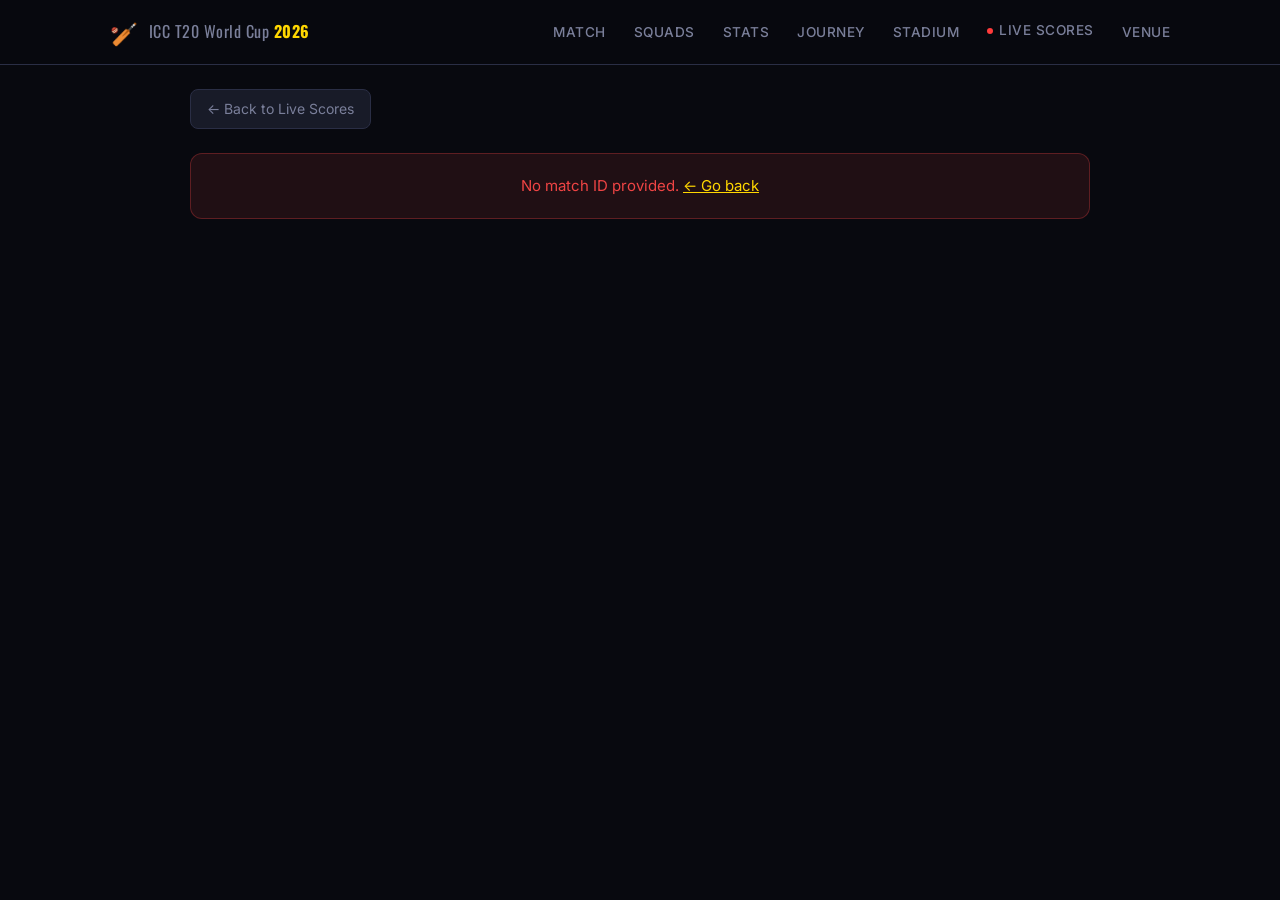
<file: scorecard.html>
<!DOCTYPE html>
<html lang="en">
<head>
  <meta charset="UTF-8" />
  <meta name="viewport" content="width=device-width, initial-scale=1.0" />
  <title>Match Scorecard — T20 World Cup 2026</title>
  <link rel="stylesheet" href="style.css" />
  <link rel="preconnect" href="https://fonts.googleapis.com" />
  <link rel="preconnect" href="https://fonts.gstatic.com" crossorigin />
  <link href="https://fonts.googleapis.com/css2?family=Oswald:wght@400;600;700&family=Inter:wght@300;400;500;600&display=swap" rel="stylesheet" />
  <style>
    .sc-page { max-width: 940px; margin: 0 auto; padding: 24px 20px 60px; }

    .sc-back-btn {
      display: inline-flex; align-items: center; gap: 8px;
      background: var(--card); color: var(--text-muted);
      border: 1px solid var(--border); border-radius: 8px;
      padding: 8px 16px; font-size: 14px; cursor: pointer;
      text-decoration: none; transition: all 0.2s; margin-bottom: 24px;
    }
    .sc-back-btn:hover { color: var(--gold); border-color: var(--gold); }

    /* ── Header ── */
    .sc-header {
      background: linear-gradient(135deg, var(--card) 0%, var(--card2) 100%);
      border: 1px solid var(--border); border-radius: var(--radius-lg);
      padding: 28px 32px; margin-bottom: 20px;
    }
    .sc-match-type { font-size: 12px; font-weight: 600; letter-spacing: 1px; color: var(--gold); text-transform: uppercase; margin-bottom: 8px; }
    .sc-match-name { font-family: var(--font-title); font-size: 22px; font-weight: 700; color: var(--text); margin-bottom: 16px; }
    .sc-teams-summary { display: flex; align-items: center; gap: 20px; flex-wrap: wrap; }
    .sc-team-block { text-align: center; flex: 1; min-width: 120px; }
    .sc-team-name-big { font-family: var(--font-title); font-size: 18px; font-weight: 700; color: var(--text); display: block; margin-bottom: 6px; }
    .sc-team-score-big { font-family: var(--font-title); font-size: 28px; font-weight: 700; color: var(--gold); }
    .sc-team-overs { font-size: 13px; color: var(--text-muted); margin-top: 2px; }
    .sc-vs { font-family: var(--font-title); font-size: 20px; color: var(--text-muted); }
    .sc-status-row { margin-top: 16px; padding-top: 16px; border-top: 1px solid var(--border); display: flex; align-items: center; gap: 12px; flex-wrap: wrap; }
    .sc-status-badge { font-size: 12px; font-weight: 700; padding: 4px 10px; border-radius: 20px; text-transform: uppercase; letter-spacing: 0.5px; }
    .sc-badge-live { background: rgba(239,68,68,0.15); color: #ef4444; border: 1px solid rgba(239,68,68,0.3); }
    .sc-badge-result { background: rgba(34,197,94,0.15); color: #22c55e; border: 1px solid rgba(34,197,94,0.3); }
    .sc-badge-upcoming { background: rgba(255,215,0,0.15); color: var(--gold); border: 1px solid rgba(255,215,0,0.3); }
    .sc-status-text { font-size: 14px; color: var(--text-muted); }
    .sc-venue { font-size: 13px; color: var(--text-muted); margin-top: 10px; }

    /* ── Detail Tabs ── */
    .sc-tabs { display: flex; gap: 4px; margin-bottom: 20px; background: var(--card); border: 1px solid var(--border); border-radius: 12px; padding: 6px; }
    .sc-tab-btn {
      flex: 1; padding: 10px 8px; font-size: 13px; font-weight: 600;
      background: none; border: none; color: var(--text-muted); cursor: pointer;
      border-radius: 8px; transition: all 0.2s; white-space: nowrap;
    }
    .sc-tab-btn.active { background: var(--card2); color: var(--gold); }
    .sc-tab-btn:hover:not(.active) { color: var(--text); }
    .sc-tab-panel { display: none; }
    .sc-tab-panel.active { display: block; }

    /* ── Innings / Tables ── */
    .sc-innings { background: var(--card); border: 1px solid var(--border); border-radius: var(--radius-lg); margin-bottom: 20px; overflow: hidden; }
    .sc-innings-header {
      background: var(--card2); padding: 16px 24px;
      display: flex; align-items: center; justify-content: space-between;
      border-bottom: 1px solid var(--border);
    }
    .sc-innings-title { font-family: var(--font-title); font-size: 16px; font-weight: 700; color: var(--text); }
    .sc-innings-total { font-family: var(--font-title); font-size: 20px; font-weight: 700; color: var(--gold); }
    .sc-innings-overs { font-size: 13px; color: var(--text-muted); margin-left: 8px; }
    .sc-section-label { padding: 12px 24px 0; font-size: 11px; font-weight: 600; letter-spacing: 0.5px; text-transform: uppercase; color: var(--text-muted); }
    .sc-table-wrap { overflow-x: auto; }
    .sc-table { width: 100%; border-collapse: collapse; font-size: 13.5px; }
    .sc-table th { background: rgba(255,255,255,0.04); color: var(--text-muted); font-size: 11px; font-weight: 600; letter-spacing: 0.5px; text-transform: uppercase; padding: 10px 14px; text-align: left; white-space: nowrap; }
    .sc-table th.num { text-align: right; }
    .sc-table td { padding: 11px 14px; color: var(--text); border-bottom: 1px solid rgba(255,255,255,0.05); white-space: nowrap; }
    .sc-table td.num { text-align: right; font-variant-numeric: tabular-nums; }
    .sc-table tr:last-child td { border-bottom: none; }
    .sc-table tr:hover td { background: rgba(255,255,255,0.03); }
    .sc-batter-name { font-weight: 600; color: var(--text); }
    .sc-dismissal { font-size: 12px; color: var(--text-muted); display: block; margin-top: 2px; white-space: normal; }
    .sc-highlight { color: var(--gold); font-weight: 700; }
    .sc-not-out { color: var(--green); font-weight: 600; }
    .sc-extras-row td { color: var(--text-muted); font-size: 13px; background: rgba(255,255,255,0.02); }
    .sc-total-row td { font-weight: 700; background: rgba(255,215,0,0.05); color: var(--gold); }

    /* ── Fall of Wickets ── */
    .sc-fow { padding: 14px 20px 16px; border-top: 1px solid var(--border); }
    .sc-fow-title { font-size: 11px; font-weight: 600; letter-spacing: 0.5px; text-transform: uppercase; color: var(--text-muted); margin-bottom: 10px; }
    .sc-fow-list { display: flex; flex-wrap: wrap; gap: 6px; }
    .sc-fow-item { background: var(--card2); border: 1px solid var(--border); border-radius: 6px; padding: 5px 10px; font-size: 12px; color: var(--text-muted); }
    .sc-fow-item strong { color: var(--text); }

    /* ── Commentary ── */
    .sc-commentary-list { display: flex; flex-direction: column; gap: 0; }
    .sc-ball-item {
      padding: 12px 20px; border-bottom: 1px solid rgba(255,255,255,0.05);
      display: flex; gap: 14px; align-items: flex-start;
    }
    .sc-ball-item:last-child { border-bottom: none; }
    .sc-ball-over { font-size: 12px; font-weight: 700; color: var(--gold); min-width: 38px; padding-top: 2px; }
    .sc-ball-score {
      font-size: 13px; font-weight: 700; min-width: 24px; text-align: center;
      padding: 2px 6px; border-radius: 4px; background: var(--card2); color: var(--text);
    }
    .sc-ball-score.is-six { background: rgba(255,215,0,0.2); color: var(--gold); }
    .sc-ball-score.is-four { background: rgba(34,197,94,0.15); color: var(--green); }
    .sc-ball-score.is-wicket { background: rgba(239,68,68,0.15); color: #ef4444; }
    .sc-ball-text { font-size: 13px; color: var(--text-muted); line-height: 1.5; }
    .sc-ball-text strong { color: var(--text); }
    .sc-commentary-load { text-align: center; padding: 14px; }
    .sc-commentary-load button { background: var(--card2); border: 1px solid var(--border); color: var(--gold); padding: 8px 20px; border-radius: 8px; cursor: pointer; font-size: 13px; font-weight: 600; }
    .sc-commentary-load button:hover { background: var(--border); }

    /* ── Match Info ── */
    .sc-info-grid { display: grid; grid-template-columns: 1fr 1fr; gap: 16px; }
    .sc-info-card { background: var(--card); border: 1px solid var(--border); border-radius: var(--radius); padding: 18px 20px; }
    .sc-info-card-title { font-size: 11px; font-weight: 600; letter-spacing: 0.5px; text-transform: uppercase; color: var(--text-muted); margin-bottom: 12px; }
    .sc-info-row { display: flex; justify-content: space-between; align-items: flex-start; gap: 12px; margin-bottom: 8px; font-size: 13.5px; }
    .sc-info-row:last-child { margin-bottom: 0; }
    .sc-info-label { color: var(--text-muted); flex-shrink: 0; }
    .sc-info-value { color: var(--text); font-weight: 500; text-align: right; }
    .sc-squads-wrap { display: grid; grid-template-columns: 1fr 1fr; gap: 16px; margin-top: 16px; }
    .sc-squad-card { background: var(--card); border: 1px solid var(--border); border-radius: var(--radius); padding: 18px 20px; }
    .sc-squad-title { font-family: var(--font-title); font-size: 15px; color: var(--gold); margin-bottom: 10px; }
    .sc-squad-player { font-size: 13px; color: var(--text-muted); padding: 5px 0; border-bottom: 1px solid rgba(255,255,255,0.04); }
    .sc-squad-player:last-child { border-bottom: none; }
    .sc-squad-player.captain { color: var(--text); font-weight: 600; }

    /* ── Loading / Error ── */
    .sc-loading { display: flex; flex-direction: column; align-items: center; justify-content: center; padding: 80px 20px; gap: 16px; }
    .sc-spinner { width: 44px; height: 44px; border: 3px solid var(--border); border-top-color: var(--gold); border-radius: 50%; animation: spin 0.8s linear infinite; }
    @keyframes spin { to { transform: rotate(360deg); } }
    .sc-loading-text { color: var(--text-muted); font-size: 15px; }
    .sc-error { background: rgba(239,68,68,0.1); border: 1px solid rgba(239,68,68,0.3); border-radius: var(--radius); padding: 20px 24px; text-align: center; color: #ef4444; }
    .sc-no-data { background: var(--card); border: 1px solid var(--border); border-radius: var(--radius-lg); padding: 40px 24px; text-align: center; color: var(--text-muted); }
    .sc-no-data .icon { font-size: 36px; margin-bottom: 10px; }

    @media (max-width: 600px) {
      .sc-header { padding: 20px 18px; }
      .sc-innings-header { padding: 14px 16px; }
      .sc-table th, .sc-table td { padding: 9px 10px; }
      .sc-match-name { font-size: 17px; }
      .sc-team-score-big { font-size: 22px; }
      .sc-info-grid, .sc-squads-wrap { grid-template-columns: 1fr; }
      .sc-tabs { overflow-x: auto; }
    }
  </style>
</head>
<body>

  <nav class="nav">
    <div class="nav-inner">
      <div class="nav-logo">
        <span class="logo-icon">🏏</span>
        <span>ICC T20 World Cup <strong>2026</strong></span>
      </div>
      <ul class="nav-links">
        <li><a href="index.html#match">Match</a></li>
        <li><a href="index.html#squads">Squads</a></li>
        <li><a href="index.html#stats">Stats</a></li>
        <li><a href="index.html#journey">Journey</a></li>
        <li><a href="index.html#stadium">Stadium</a></li>
        <li><a href="index.html#live" class="nav-live-link"><span class="live-dot small"></span> Live Scores</a></li>
        <li><a href="index.html#venue">Venue</a></li>
      </ul>
      <button class="nav-toggle" id="navToggle" aria-label="Toggle menu">☰</button>
    </div>
    <div class="nav-mobile" id="navMobile">
      <a href="index.html#match">Match</a>
      <a href="index.html#squads">Squads</a>
      <a href="index.html#stats">Stats</a>
      <a href="index.html#journey">Journey</a>
      <a href="index.html#stadium">Stadium</a>
      <a href="index.html#live">🔴 Live Scores</a>
      <a href="index.html#venue">Venue</a>
    </div>
  </nav>

  <div class="sc-page">
    <a href="index.html#live" class="sc-back-btn">← Back to Live Scores</a>
    <div id="scContent">
      <div class="sc-loading">
        <div class="sc-spinner"></div>
        <div class="sc-loading-text">Loading match details…</div>
      </div>
    </div>
  </div>

  <script>
    // ── Nav toggle ──
    document.getElementById('navToggle').addEventListener('click', () => {
      const m = document.getElementById('navMobile');
      m.classList.toggle('open');
      document.getElementById('navToggle').textContent = m.classList.contains('open') ? '✕' : '☰';
    });
    document.getElementById('navMobile').querySelectorAll('a').forEach(a => {
      a.addEventListener('click', () => {
        document.getElementById('navMobile').classList.remove('open');
        document.getElementById('navToggle').textContent = '☰';
      });
    });

    const CRICAPI_BASE = 'https://api.cricapi.com/v1';
    const LS_KEY = 'cricapi_key';
    const DEFAULT_KEY = 'd19a69d5-f828-4b49-8cc4-9a73f970c598';
    const scContent = document.getElementById('scContent');

    // ── Helpers ──
    function esc(str) {
      const d = document.createElement('div');
      d.textContent = (str == null ? '' : String(str));
      return d.innerHTML;
    }

    // Handle API returning player as {id, name} object OR string
    function getName(val) {
      if (!val) return '—';
      if (typeof val === 'string') return val;
      if (typeof val === 'object') return val.name || val.fullName || val.id || '—';
      return String(val);
    }

    // Handle extras as number or {b, lb, wd, nb, p} object
    function parseExtras(extras) {
      if (extras == null) return null;
      if (typeof extras === 'number') return { total: extras, text: '' };
      if (typeof extras === 'object') {
        const total = Object.values(extras).reduce((s, v) => s + (parseInt(v) || 0), 0);
        const parts = [];
        if (extras.b)  parts.push(`b ${extras.b}`);
        if (extras.lb) parts.push(`lb ${extras.lb}`);
        if (extras.wd) parts.push(`wd ${extras.wd}`);
        if (extras.nb) parts.push(`nb ${extras.nb}`);
        if (extras.p)  parts.push(`p ${extras.p}`);
        return { total, text: parts.join(', ') };
      }
      return { total: parseInt(extras) || 0, text: '' };
    }

    async function apiFetch(endpoint, id, key) {
      const url = `${CRICAPI_BASE}/${endpoint}?apikey=${encodeURIComponent(key)}&id=${encodeURIComponent(id)}`;
      const res = await fetch(url);
      if (!res.ok) throw new Error(`HTTP ${res.status}`);
      const data = await res.json();
      return data;
    }

    // ── Init ──
    const params = new URLSearchParams(window.location.search);
    const matchId = params.get('id');
    const apiKey = localStorage.getItem(LS_KEY) || DEFAULT_KEY;

    if (!matchId) {
      scContent.innerHTML = `<div class="sc-error">No match ID provided. <a href="index.html#live" style="color:var(--gold)">← Go back</a></div>`;
    } else {
      loadAll(matchId, apiKey);
    }

    // Cache for data across tabs
    let cachedScorecard = null;
    let cachedInfo = null;
    let cachedBBB = null;

    async function loadAll(id, key) {
      try {
        // Load scorecard first (primary data)
        const sc = await apiFetch('match_scorecard', id, key);
        if (sc.status === 'success' && sc.data) {
          cachedScorecard = sc.data;
          render(sc.data);
        } else {
          // Fallback to match_info
          const mi = await apiFetch('match_info', id, key);
          if (mi.status === 'success' && mi.data) {
            cachedInfo = mi.data;
            render(mi.data, true);
          } else {
            throw new Error(sc.status || mi.status || 'API error');
          }
        }
        // Eagerly load info and bbb in background
        if (!cachedInfo) {
          apiFetch('match_info', id, key).then(d => { if (d.status === 'success') cachedInfo = d.data; }).catch(()=>{});
        }
      } catch (err) {
        scContent.innerHTML = `<div class="sc-error">⚠️ ${esc(err.message)}<br><br><a href="index.html#live" style="color:var(--gold)">← Return to Live Scores</a></div>`;
      }
    }

    function render(match, scorecardOnly = false) {
      const isLive = match.matchStarted && !match.matchEnded;
      const isUpcoming = !match.matchStarted;
      const teams = match.teams || [];
      const scores = match.score || [];

      let badgeClass = 'sc-badge-result', badgeText = 'Completed';
      if (isUpcoming) { badgeClass = 'sc-badge-upcoming'; badgeText = 'Upcoming'; }
      else if (isLive) { badgeClass = 'sc-badge-live'; badgeText = '● LIVE'; }

      // Teams summary
      let teamsSummaryHTML = '';
      teams.forEach((team, idx) => {
        const scoreObj = scores.find(s => s.inning && s.inning.startsWith(team));
        const scoreText = scoreObj ? `${scoreObj.r ?? 0}/${scoreObj.w ?? 0}` : (match.matchStarted ? '—' : 'TBD');
        const overs = scoreObj && scoreObj.o ? `(${scoreObj.o} ov)` : '';
        if (idx === 1) teamsSummaryHTML += `<span class="sc-vs">vs</span>`;
        teamsSummaryHTML += `
          <div class="sc-team-block">
            <span class="sc-team-name-big">${esc(team)}</span>
            <div class="sc-team-score-big">${esc(scoreText)}</div>
            <div class="sc-team-overs">${esc(overs)}</div>
          </div>`;
      });

      const statusText = match.status || (isUpcoming ? `Starts ${match.date || 'soon'}` : 'Result pending');
      const matchType = match.matchType ? match.matchType.toUpperCase() : 'CRICKET';
      document.title = `${match.name || teams.join(' vs ')} — Scorecard`;

      const header = `
        <div class="sc-header">
          <div class="sc-match-type">${esc(matchType)}</div>
          <div class="sc-match-name">${esc(match.name || teams.join(' vs '))}</div>
          <div class="sc-teams-summary">${teamsSummaryHTML}</div>
          <div class="sc-status-row">
            <span class="sc-status-badge ${badgeClass}">${badgeText}</span>
            <span class="sc-status-text">${esc(statusText)}</span>
          </div>
          ${match.venue ? `<div class="sc-venue">📍 ${esc(match.venue)}${match.date ? `  &nbsp; 📅 ${esc(match.date)}` : ''}</div>` : ''}
        </div>`;

      // Tabs
      const tabs = `
        <div class="sc-tabs" id="scTabsBar">
          <button class="sc-tab-btn active" data-tab="scorecard">📋 Scorecard</button>
          <button class="sc-tab-btn" data-tab="commentary">🎙 Commentary</button>
          <button class="sc-tab-btn" data-tab="info">ℹ️ Match Info</button>
        </div>
        <div id="tab-scorecard" class="sc-tab-panel active">${buildScorecardTab(match)}</div>
        <div id="tab-commentary" class="sc-tab-panel"><div class="sc-loading" id="commLoading"><div class="sc-spinner"></div><div class="sc-loading-text">Loading commentary…</div></div></div>
        <div id="tab-info" class="sc-tab-panel"><div class="sc-loading" id="infoLoading"><div class="sc-spinner"></div><div class="sc-loading-text">Loading match info…</div></div></div>`;

      scContent.innerHTML = header + tabs;

      // Tab switching
      document.querySelectorAll('.sc-tab-btn').forEach(btn => {
        btn.addEventListener('click', () => {
          document.querySelectorAll('.sc-tab-btn').forEach(b => b.classList.remove('active'));
          document.querySelectorAll('.sc-tab-panel').forEach(p => p.classList.remove('active'));
          btn.classList.add('active');
          const panel = document.getElementById('tab-' + btn.dataset.tab);
          panel.classList.add('active');
          if (btn.dataset.tab === 'commentary' && !panel.dataset.loaded) {
            loadCommentary(matchId, apiKey, panel);
            panel.dataset.loaded = '1';
          }
          if (btn.dataset.tab === 'info' && !panel.dataset.loaded) {
            loadMatchInfo(matchId, apiKey, panel, match);
            panel.dataset.loaded = '1';
          }
        });
      });
    }

    // ── SCORECARD TAB ──
    function buildScorecardTab(match) {
      const scorecard = match.scorecard || [];
      if (!scorecard.length) {
        return `<div class="sc-no-data"><div class="icon">🏏</div><p>${match.matchStarted ? 'Detailed scorecard not available.' : 'Match has not started yet.'}</p></div>`;
      }
      return scorecard.map(inn => buildInningsHTML(inn)).join('');
    }

    function buildInningsHTML(inn) {
      const battingList = inn.batting || [];
      const bowlingList = inn.bowling || [];
      const fowList = inn.fow || [];
      const innName = inn.inning || 'Innings';
      const r = inn.r ?? '—';
      const w = inn.w ?? '—';
      const o = inn.o != null ? inn.o : '';

      // Batting
      let battingRows = '';
      battingList.forEach(b => {
        const name = getName(b.batsman || b.batsmanName || b.name);
        // Dismissal text: API sometimes uses 'dismissal-text' with hyphen
        const dismissal = b['dismissal-text'] || b.dismissal_text || b.dismissal || '';
        const isNotOut = !dismissal || dismissal.toLowerCase() === 'not out' || dismissal.toLowerCase() === 'batting';
        const sr = b.sr != null ? parseFloat(b.sr).toFixed(1) : '—';
        const runs = b.r ?? b.runs ?? '—';
        const balls = b.b ?? b.balls ?? '—';
        const fours = b['4s'] ?? b.fours ?? '—';
        const sixes = b['6s'] ?? b.sixes ?? '—';
        const is50 = typeof runs === 'number' && runs >= 50;
        battingRows += `
          <tr>
            <td>
              <span class="sc-batter-name ${isNotOut ? 'sc-not-out' : ''}">${esc(name)}</span>
              ${dismissal ? `<span class="sc-dismissal">${esc(dismissal)}</span>` : ''}
            </td>
            <td class="num ${is50 ? 'sc-highlight' : ''}">${runs}</td>
            <td class="num">${balls}</td>
            <td class="num">${fours}</td>
            <td class="num">${sixes}</td>
            <td class="num">${sr}</td>
          </tr>`;
      });

      // Extras
      const extrasRaw = inn.extras != null ? inn.extras : (inn.e != null ? inn.e : null);
      const extras = parseExtras(extrasRaw);
      const extrasText = inn.extrasText || inn.extras_text || (extras ? extras.text : '');

      // Bowling
      let bowlingRows = '';
      bowlingList.forEach(bw => {
        const name = getName(bw.bowler || bw.bowlerName || bw.name);
        const eco = bw.eco != null ? parseFloat(bw.eco).toFixed(2) : (bw.economy != null ? parseFloat(bw.economy).toFixed(2) : '—');
        const wickets = bw.w ?? bw.wickets ?? 0;
        const hasFiveFor = wickets >= 5;
        battingRows; // keep ref
        bowlingRows += `
          <tr>
            <td class="sc-batter-name">${esc(name)}</td>
            <td class="num">${bw.o ?? bw.overs ?? '—'}</td>
            <td class="num">${bw.m ?? bw.maidens ?? '—'}</td>
            <td class="num">${bw.r ?? bw.runs ?? '—'}</td>
            <td class="num ${hasFiveFor ? 'sc-highlight' : ''}">${wickets}</td>
            <td class="num">${eco}</td>
          </tr>`;
      });

      // Fall of wickets
      let fowHTML = '';
      if (fowList.length) {
        const items = fowList.map(f => {
          const score = f.score ?? f.r ?? '?';
          const wkt = f.w ?? f.wicket ?? '?';
          const player = getName(f.player || f.batsman || f.name);
          const over = f.over ?? f.o ?? '?';
          return `<span class="sc-fow-item"><strong>${esc(String(score))}-${wkt}</strong> ${esc(player)} (${esc(String(over))} ov)</span>`;
        }).join('');
        fowHTML = `<div class="sc-fow"><div class="sc-fow-title">Fall of Wickets</div><div class="sc-fow-list">${items}</div></div>`;
      }

      return `
        <div class="sc-innings">
          <div class="sc-innings-header">
            <span class="sc-innings-title">${esc(innName)}</span>
            <span>
              <span class="sc-innings-total">${r}/${w}</span>
              ${o !== '' ? `<span class="sc-innings-overs">(${o} ov)</span>` : ''}
            </span>
          </div>
          ${battingRows ? `
            <div class="sc-section-label">Batting</div>
            <div class="sc-table-wrap">
              <table class="sc-table">
                <thead><tr>
                  <th>Batter</th><th class="num">R</th><th class="num">B</th>
                  <th class="num">4s</th><th class="num">6s</th><th class="num">SR</th>
                </tr></thead>
                <tbody>
                  ${battingRows}
                  ${extras != null ? `<tr class="sc-extras-row"><td colspan="3">Extras${extrasText ? ' (' + esc(extrasText) + ')' : ''}</td><td class="num" colspan="3">${extras.total}</td></tr>` : ''}
                  <tr class="sc-total-row"><td colspan="3"><strong>Total</strong></td><td class="num" colspan="3"><strong>${r}/${w}${o !== '' ? ' (' + o + ' ov)' : ''}</strong></td></tr>
                </tbody>
              </table>
            </div>` : ''}
          ${bowlingRows ? `
            <div class="sc-section-label" style="margin-top:12px">Bowling</div>
            <div class="sc-table-wrap">
              <table class="sc-table">
                <thead><tr>
                  <th>Bowler</th><th class="num">O</th><th class="num">M</th>
                  <th class="num">R</th><th class="num">W</th><th class="num">Econ</th>
                </tr></thead>
                <tbody>${bowlingRows}</tbody>
              </table>
            </div>` : ''}
          ${fowHTML}
        </div>`;
    }

    // ── COMMENTARY TAB ──
    async function loadCommentary(id, key, panel) {
      try {
        if (cachedBBB) { renderCommentary(cachedBBB, panel); return; }
        const data = await apiFetch('match_bbb', id, key);
        if (data.status !== 'success' || !data.data) throw new Error(data.status || 'Not available');
        cachedBBB = data.data;
        renderCommentary(data.data, panel);
      } catch (err) {
        panel.innerHTML = `<div class="sc-no-data"><div class="icon">🎙</div><p>Commentary not available for this match.<br><small style="color:var(--text-muted)">${esc(err.message)}</small></p></div>`;
      }
    }

    function renderCommentary(data, panel) {
      const bbb = data.bbb || data.commentary || [];
      if (!bbb.length) {
        panel.innerHTML = `<div class="sc-no-data"><div class="icon">🎙</div><p>No ball-by-ball commentary yet.</p></div>`;
        return;
      }

      // Show most recent balls first (reverse order)
      const balls = [...bbb].reverse();
      const CHUNK = 30;
      let shown = CHUNK;

      function renderChunk() {
        const slice = balls.slice(0, shown);
        const items = slice.map(ball => {
          const over = ball.over != null ? ball.over : (ball.o ?? '');
          const runs = ball.r ?? ball.runs ?? ball.score ?? '';
          const comm = ball.commentary || ball.comm || ball.description || '';
          let scoreClass = '';
          if (String(runs) === '6' || String(runs).includes('SIX')) scoreClass = 'is-six';
          else if (String(runs) === '4' || String(runs).includes('FOUR')) scoreClass = 'is-four';
          else if (String(comm).toLowerCase().includes('wicket') || String(comm).toLowerCase().includes('out') || String(runs) === 'W') scoreClass = 'is-wicket';
          return `
            <div class="sc-ball-item">
              <span class="sc-ball-over">${esc(String(over))}</span>
              <span class="sc-ball-score ${scoreClass}">${esc(String(runs))}</span>
              <span class="sc-ball-text">${esc(comm)}</span>
            </div>`;
        }).join('');

        const moreBtn = shown < balls.length
          ? `<div class="sc-commentary-load"><button id="loadMoreComm">Load More</button></div>`
          : '';

        panel.innerHTML = `<div class="sc-innings"><div class="sc-commentary-list">${items}</div></div>${moreBtn}`;

        if (shown < balls.length) {
          document.getElementById('loadMoreComm').addEventListener('click', () => {
            shown += CHUNK;
            renderChunk();
          });
        }
      }
      renderChunk();
    }

    // ── MATCH INFO TAB ──
    async function loadMatchInfo(id, key, panel, fallbackMatch) {
      try {
        let match = cachedInfo;
        if (!match) {
          const data = await apiFetch('match_info', id, key);
          if (data.status === 'success' && data.data) {
            match = data.data;
            cachedInfo = match;
          } else {
            match = fallbackMatch;
          }
        }
        renderMatchInfo(match, panel);
      } catch (err) {
        renderMatchInfo(fallbackMatch, panel);
      }
    }

    function renderMatchInfo(match, panel) {
      const toss = match.tossChoice || match.toss || '';
      const tossWinner = match.tossWinner || '';
      const umpire1 = getName(match.umpire1 || (match.umpires && match.umpires[0]) || '');
      const umpire2 = getName(match.umpire2 || (match.umpires && match.umpires[1]) || '');
      const tvUmpire = getName(match.umpire3 || match.tvUmpire || '');
      const matchReferee = getName(match.matchReferee || match.referee || '');
      const series = match.series || match.seriesName || '';
      const format = match.matchType ? match.matchType.toUpperCase() : '';
      const dateTime = match.dateTimeGMT || match.date || '';
      const venue = match.venue || '';

      let infoHTML = `
        <div class="sc-info-grid">
          <div class="sc-info-card">
            <div class="sc-info-card-title">Match Details</div>
            ${series ? `<div class="sc-info-row"><span class="sc-info-label">Series</span><span class="sc-info-value">${esc(series)}</span></div>` : ''}
            ${format ? `<div class="sc-info-row"><span class="sc-info-label">Format</span><span class="sc-info-value">${esc(format)}</span></div>` : ''}
            ${dateTime ? `<div class="sc-info-row"><span class="sc-info-label">Date / Time</span><span class="sc-info-value">${esc(dateTime)}</span></div>` : ''}
            ${venue ? `<div class="sc-info-row"><span class="sc-info-label">Venue</span><span class="sc-info-value">${esc(venue)}</span></div>` : ''}
          </div>
          <div class="sc-info-card">
            <div class="sc-info-card-title">Toss & Officials</div>
            ${tossWinner ? `<div class="sc-info-row"><span class="sc-info-label">Toss</span><span class="sc-info-value">${esc(tossWinner)} (${esc(toss)})</span></div>` : ''}
            ${umpire1 && umpire1 !== '—' ? `<div class="sc-info-row"><span class="sc-info-label">Umpire 1</span><span class="sc-info-value">${esc(umpire1)}</span></div>` : ''}
            ${umpire2 && umpire2 !== '—' ? `<div class="sc-info-row"><span class="sc-info-label">Umpire 2</span><span class="sc-info-value">${esc(umpire2)}</span></div>` : ''}
            ${tvUmpire && tvUmpire !== '—' ? `<div class="sc-info-row"><span class="sc-info-label">TV Umpire</span><span class="sc-info-value">${esc(tvUmpire)}</span></div>` : ''}
            ${matchReferee && matchReferee !== '—' ? `<div class="sc-info-row"><span class="sc-info-label">Referee</span><span class="sc-info-value">${esc(matchReferee)}</span></div>` : ''}
          </div>
        </div>`;

      // Squads
      const squads = match.players || match.squads || {};
      const teamNames = match.teams || Object.keys(squads);
      if (teamNames.length >= 2 && squads) {
        const t1 = teamNames[0], t2 = teamNames[1];
        const p1 = squads[t1] || [];
        const p2 = squads[t2] || [];
        if (p1.length || p2.length) {
          const renderSquad = (players) => players.map(p => {
            const name = getName(p);
            const isCap = p.isCaption || p.isCaptain || (typeof p === 'object' && p.captain);
            return `<div class="sc-squad-player ${isCap ? 'captain' : ''}">${esc(name)}${isCap ? ' ©' : ''}</div>`;
          }).join('');
          infoHTML += `
            <div class="sc-squads-wrap">
              <div class="sc-squad-card"><div class="sc-squad-title">${esc(t1)}</div>${renderSquad(p1)}</div>
              <div class="sc-squad-card"><div class="sc-squad-title">${esc(t2)}</div>${renderSquad(p2)}</div>
            </div>`;
        }
      }

      panel.innerHTML = infoHTML || `<div class="sc-no-data"><div class="icon">ℹ️</div><p>Match info not available.</p></div>`;
    }
  </script>
</body>
</html>
</file>
<file: style.css>
/* ════════════════════════════════════════
   T20 WORLD CUP 2026 — GRAND FINAL
   Stylesheet
════════════════════════════════════════ */

*, *::before, *::after { box-sizing: border-box; margin: 0; padding: 0; }

:root {
  --india: #003087;
  --india-light: #1a4db3;
  --india-accent: #ff9933;
  --nz: #000000;
  --nz-light: #1a1a1a;
  --nz-accent: #ffffff;
  --gold: #ffd700;
  --gold-dark: #c9a000;
  --bg: #08090f;
  --bg2: #0e1018;
  --bg3: #13151f;
  --card: #181b28;
  --card2: #1e2235;
  --border: #2a2e45;
  --text: #e8eaf2;
  --text-muted: #7a7f9a;
  --green: #22c55e;
  --radius: 12px;
  --radius-lg: 20px;
  --shadow: 0 4px 24px rgba(0,0,0,0.5);
  --font-title: 'Oswald', sans-serif;
  --font-body: 'Inter', sans-serif;
}

html { scroll-behavior: smooth; }

body {
  background: var(--bg);
  color: var(--text);
  font-family: var(--font-body);
  font-size: 15px;
  line-height: 1.6;
  overflow-x: hidden;
}

/* ── Scrollbar ── */
::-webkit-scrollbar { width: 6px; }
::-webkit-scrollbar-track { background: var(--bg); }
::-webkit-scrollbar-thumb { background: var(--border); border-radius: 3px; }

/* ── Utilities ── */
.container { max-width: 1100px; margin: 0 auto; padding: 0 20px; }
.gold { color: var(--gold); }
.hidden { display: none !important; }

/* ════════════════════════ NAV ════════════════════════ */
.nav {
  position: sticky; top: 0; z-index: 100;
  background: rgba(8,9,15,0.92);
  backdrop-filter: blur(12px);
  border-bottom: 1px solid var(--border);
}
.nav-inner {
  display: flex; align-items: center;
  justify-content: space-between;
  max-width: 1100px; margin: 0 auto;
  padding: 14px 20px;
}
.nav-logo {
  display: flex; align-items: center; gap: 10px;
  font-family: var(--font-title);
  font-size: 1rem; letter-spacing: 0.5px;
  color: var(--text-muted);
}
.nav-logo strong { color: var(--gold); }
.logo-icon { font-size: 1.4rem; }
.nav-links {
  display: flex; gap: 28px; list-style: none;
}
.nav-links a {
  color: var(--text-muted); text-decoration: none;
  font-size: 0.85rem; font-weight: 500; letter-spacing: 0.5px;
  text-transform: uppercase; transition: color 0.2s;
}
.nav-links a:hover { color: var(--gold); }
.nav-toggle {
  display: none; background: none; border: none;
  color: var(--text); font-size: 1.4rem; cursor: pointer;
}
.nav-mobile {
  display: none; flex-direction: column;
  padding: 10px 20px 16px;
  border-top: 1px solid var(--border);
  gap: 12px;
}
.nav-mobile.open { display: flex; }
.nav-mobile a {
  color: var(--text-muted); text-decoration: none;
  font-size: 0.9rem; font-weight: 500; letter-spacing: 0.5px;
  text-transform: uppercase;
}

/* ════════════════════════ HERO ════════════════════════ */
.hero {
  position: relative; min-height: 90vh;
  display: flex; align-items: center; justify-content: center;
  overflow: hidden;
  background: radial-gradient(ellipse at 20% 50%, #001233 0%, transparent 60%),
              radial-gradient(ellipse at 80% 50%, #0a0a0a 0%, transparent 60%),
              var(--bg);
}

/* Animated background elements */
.hero-bg { position: absolute; inset: 0; pointer-events: none; overflow: hidden; }
.ball {
  position: absolute; border-radius: 50%;
  background: radial-gradient(circle at 35% 35%, #8b2020, #3d0000);
  box-shadow: 0 0 30px rgba(139,32,32,0.3);
  opacity: 0.12;
  animation: floatBall 8s ease-in-out infinite;
}
.ball1 { width: 180px; height: 180px; top: 10%; left: 5%; animation-delay: 0s; }
.ball2 { width: 120px; height: 120px; top: 60%; right: 8%; animation-delay: 3s; }
.ball3 { width: 60px; height: 60px; top: 30%; right: 25%; animation-delay: 5s; }

.stump {
  position: absolute; bottom: 0;
  width: 6px; border-radius: 3px;
  background: linear-gradient(to bottom, #ffd700, #b8860b);
  opacity: 0.15;
}
.stump1 { height: 30%; left: 15%; }
.stump2 { height: 40%; right: 18%; }

@keyframes floatBall {
  0%, 100% { transform: translateY(0) rotate(0deg); }
  50% { transform: translateY(-30px) rotate(180deg); }
}

/* Hero content */
.hero-content {
  position: relative; z-index: 2;
  text-align: center; padding: 40px 20px;
  width: 100%; max-width: 900px;
}

.tournament-label {
  display: inline-flex; align-items: center; gap: 10px;
  background: rgba(255,255,255,0.05);
  border: 1px solid rgba(255,255,255,0.1);
  border-radius: 100px; padding: 6px 18px;
  font-size: 0.7rem; font-weight: 600;
  letter-spacing: 2px; color: var(--text-muted);
  text-transform: uppercase; margin-bottom: 16px;
}

.live-dot {
  width: 8px; height: 8px; border-radius: 50%;
  background: #ff3b3b;
  box-shadow: 0 0 0 0 rgba(255,59,59,0.7);
  animation: livePulse 1.5s ease-in-out infinite;
  display: inline-block;
  flex-shrink: 0;
}
.live-dot.small { width: 6px; height: 6px; }

@keyframes livePulse {
  0% { box-shadow: 0 0 0 0 rgba(255,59,59,0.7); }
  70% { box-shadow: 0 0 0 8px rgba(255,59,59,0); }
  100% { box-shadow: 0 0 0 0 rgba(255,59,59,0); }
}

.hero-meta {
  font-size: 0.82rem; color: var(--text-muted); margin-bottom: 40px;
}

/* Matchup */
.matchup {
  display: flex; align-items: center; justify-content: center;
  gap: 30px; margin-bottom: 32px; flex-wrap: wrap;
}

.team { text-align: center; }
.team-flag { font-size: 4rem; margin-bottom: 8px; }
.team-name {
  font-family: var(--font-title); font-size: 2.2rem;
  font-weight: 700; letter-spacing: 2px;
}
.india-team .team-name { color: #4d9fff; }
.nz-team .team-name { color: #e0e0e0; }
.team-sub { font-size: 0.75rem; color: var(--text-muted); margin-top: 4px; letter-spacing: 1px; text-transform: uppercase; }

.vs-block { text-align: center; }
.vs-text {
  font-family: var(--font-title); font-size: 3.5rem;
  font-weight: 700; color: var(--gold);
  text-shadow: 0 0 40px rgba(255,215,0,0.5);
}
.vs-sub { font-size: 0.7rem; color: var(--text-muted); letter-spacing: 2px; text-transform: uppercase; }
.toss-info { font-size: 0.78rem; color: #aaa; margin-top: 8px; }

/* chips */
.hero-chips {
  display: flex; gap: 12px; justify-content: center;
  flex-wrap: wrap; margin-bottom: 32px;
}
.chip {
  padding: 6px 16px; border-radius: 100px;
  font-size: 0.78rem; font-weight: 600; letter-spacing: 0.5px;
}
.chip-india { background: rgba(0,48,135,0.4); border: 1px solid #003087; color: #4d9fff; }
.chip-alert { background: rgba(255,60,0,0.15); border: 1px solid rgba(255,80,0,0.4); color: #ff6020; }
.chip-nz { background: rgba(255,255,255,0.07); border: 1px solid rgba(255,255,255,0.15); color: #ccc; }

/* H2H banner */
.h2h-banner {
  display: flex; align-items: center; justify-content: center;
  gap: 30px; background: rgba(255,255,255,0.04);
  border: 1px solid var(--border); border-radius: var(--radius);
  padding: 20px 30px; max-width: 480px; margin: 0 auto;
  flex-wrap: wrap;
}
.h2h-item { text-align: center; }
.h2h-num {
  font-family: var(--font-title); font-size: 3rem; font-weight: 700; line-height: 1;
}
.india-col { color: #4d9fff; }
.nz-col { color: #e0e0e0; }
.h2h-label { font-size: 0.75rem; color: var(--text-muted); margin-top: 4px; }
.h2h-divider {
  font-size: 0.65rem; font-weight: 700; letter-spacing: 1px;
  color: var(--gold); text-align: center; text-transform: uppercase;
}

/* ════════════════════════ SECTIONS ════════════════════════ */
.section { padding: 80px 0; }
.section:nth-child(even) { background: var(--bg2); }

.section-title {
  font-family: var(--font-title); font-size: 2.2rem;
  font-weight: 700; text-align: center;
  margin-bottom: 8px; letter-spacing: 1px;
}
.section-sub {
  text-align: center; color: var(--text-muted);
  font-size: 0.88rem; margin-bottom: 48px;
}

/* ════════════════════════ SCORECARD ════════════════════════ */
.scorecard-grid {
  display: grid; grid-template-columns: 1fr 1fr; gap: 24px;
  margin-bottom: 20px;
}
.score-card {
  background: var(--card); border-radius: var(--radius);
  overflow: hidden; border: 1px solid var(--border);
}
.score-card-header {
  display: flex; align-items: center; gap: 12px;
  padding: 14px 20px; font-family: var(--font-title);
  font-size: 0.9rem; font-weight: 600; letter-spacing: 1px;
  text-transform: uppercase;
}
.india-card .score-card-header { background: linear-gradient(135deg, #001a5e, #002080); }
.nz-card .score-card-header { background: linear-gradient(135deg, #111, #222); }
.score-flag { font-size: 1.4rem; }
.score-card-body { padding: 16px; }
.score-table { width: 100%; border-collapse: collapse; font-size: 0.83rem; }
.score-table th {
  text-align: left; color: var(--text-muted);
  font-weight: 600; font-size: 0.72rem; letter-spacing: 0.5px;
  text-transform: uppercase; padding: 6px 8px;
  border-bottom: 1px solid var(--border);
}
.score-table td { padding: 7px 8px; color: var(--text); }
.score-table tr:not(:last-child) td { border-bottom: 1px solid rgba(255,255,255,0.04); }
.score-table tr:hover td { background: rgba(255,255,255,0.03); }
.captain-row td { color: var(--gold); }
.role { font-style: normal; font-size: 0.65rem; background: rgba(255,255,255,0.1); padding: 1px 5px; border-radius: 3px; margin-left: 4px; color: var(--text-muted); }

.live-note {
  display: flex; align-items: center; gap: 8px;
  color: var(--text-muted); font-size: 0.8rem; text-align: center;
  justify-content: center; margin-top: 16px;
}

/* ════════════════════════ STATS ════════════════════════ */
.stats-tabs {
  display: flex; gap: 12px; justify-content: center; margin-bottom: 32px;
}
.tab-btn {
  padding: 10px 24px; border-radius: 100px;
  background: var(--card); border: 1px solid var(--border);
  color: var(--text-muted); font-family: var(--font-body);
  font-weight: 600; font-size: 0.85rem; cursor: pointer;
  transition: all 0.2s;
}
.tab-btn.active {
  background: var(--gold); color: #000; border-color: var(--gold);
}
.tab-btn:hover:not(.active) { border-color: var(--gold); color: var(--gold); }

.leaderboard { margin-bottom: 40px; }
.lb-row {
  display: grid; grid-template-columns: 36px 1fr 100px 70px 1fr;
  align-items: center; padding: 12px 16px;
  border-bottom: 1px solid var(--border);
  transition: background 0.15s;
}
.lb-row:hover { background: var(--card); }
.lb-header {
  color: var(--text-muted); font-size: 0.72rem; font-weight: 700;
  letter-spacing: 0.5px; text-transform: uppercase;
  background: var(--card2) !important;
  border-radius: var(--radius) var(--radius) 0 0;
  border: 1px solid var(--border); margin-bottom: 0;
}
.lb-row:not(.lb-header) { border-left: 1px solid var(--border); border-right: 1px solid var(--border); }
.lb-row:last-child { border-radius: 0 0 var(--radius) var(--radius); border-bottom: 1px solid var(--border); }

.rank {
  font-family: var(--font-title); font-size: 1.1rem;
  font-weight: 700; text-align: center;
}
.gold-rank { color: var(--gold); }
.silver-rank { color: #c0c0c0; }
.bronze-rank { color: #cd7f32; }

.player-name { font-weight: 600; }
.country { color: var(--text-muted); font-size: 0.82rem; }
.stat-val { font-family: var(--font-title); font-size: 1.3rem; font-weight: 700; }
.stat-val.gold { color: var(--gold); }
.stat-extra { color: var(--text-muted); font-size: 0.78rem; }

/* Records */
.records-grid {
  display: grid; grid-template-columns: repeat(auto-fit, minmax(220px, 1fr));
  gap: 16px; margin-top: 20px;
}
.record-card {
  background: var(--card); border: 1px solid var(--border);
  border-radius: var(--radius); padding: 20px; text-align: center;
}
.record-icon { font-size: 1.8rem; margin-bottom: 8px; }
.record-title { font-size: 0.72rem; font-weight: 700; letter-spacing: 0.5px; text-transform: uppercase; color: var(--gold); margin-bottom: 6px; }
.record-name { font-weight: 600; font-size: 0.92rem; margin-bottom: 4px; }
.record-detail { font-size: 0.78rem; color: var(--text-muted); }

/* ════════════════════════ SQUADS ════════════════════════ */
.squads-section { background: var(--bg3); }
.squads-grid { display: grid; grid-template-columns: 1fr 1fr; gap: 24px; }

.squad-card {
  background: var(--card); border-radius: var(--radius-lg);
  overflow: hidden; border: 1px solid var(--border);
}
.squad-header {
  display: flex; align-items: center; gap: 16px; padding: 20px 24px;
}
.india-squad .squad-header { background: linear-gradient(135deg, #001a5e 0%, #002580 100%); }
.nz-squad .squad-header { background: linear-gradient(135deg, #111 0%, #1e1e1e 100%); }
.squad-flag { font-size: 2.5rem; }
.squad-team { font-family: var(--font-title); font-size: 1.4rem; font-weight: 700; letter-spacing: 1px; }
.squad-captain { font-size: 0.78rem; color: rgba(255,255,255,0.6); margin-top: 2px; }

.squad-list { list-style: none; padding: 16px 24px; }
.squad-list li {
  display: flex; align-items: center; gap: 10px;
  padding: 9px 0; font-size: 0.9rem; font-weight: 500;
  border-bottom: 1px solid rgba(255,255,255,0.04);
}
.squad-list li:last-child { border-bottom: none; }
.captain-li { color: var(--gold) !important; }

.pnum {
  width: 22px; height: 22px; border-radius: 50%;
  background: rgba(255,255,255,0.08); font-size: 0.7rem;
  font-weight: 700; display: flex; align-items: center; justify-content: center;
  flex-shrink: 0; color: var(--text-muted);
}
.tag {
  font-style: normal; font-size: 0.62rem; font-weight: 700;
  padding: 2px 6px; border-radius: 4px; letter-spacing: 0.5px;
  margin-left: auto; flex-shrink: 0;
}
.tag-bat { background: rgba(0,120,255,0.2); color: #4d9fff; }
.tag-bowl { background: rgba(255,60,0,0.2); color: #ff6040; }
.tag-ar { background: rgba(100,200,100,0.2); color: #6dde6d; }
.tag-wk { background: rgba(255,215,0,0.2); color: var(--gold); }

/* ════════════════════════ JOURNEY ════════════════════════ */
.journey-section { background: var(--bg2); }
.journey-grid { display: grid; grid-template-columns: 1fr 1fr; gap: 48px; }

.journey-team-label {
  font-family: var(--font-title); font-size: 1.2rem; font-weight: 700;
  letter-spacing: 1px; margin-bottom: 24px; padding-bottom: 12px;
  border-bottom: 2px solid var(--border);
}
.india-label { border-color: #003087; color: #4d9fff; }
.nz-label { border-color: #333; color: #e0e0e0; }

.journey-steps { display: flex; flex-direction: column; align-items: stretch; }
.journey-step {
  background: var(--card); border: 1px solid var(--border);
  border-radius: var(--radius); padding: 16px 20px;
}
.journey-step.win { border-left: 3px solid var(--green); }
.journey-step.final-step { border-left: 3px solid var(--gold); background: rgba(255,215,0,0.05); }
.step-stage { font-size: 0.7rem; font-weight: 700; letter-spacing: 1px; text-transform: uppercase; color: var(--text-muted); margin-bottom: 4px; }
.step-result { font-weight: 600; font-size: 0.95rem; margin-bottom: 2px; }
.step-detail { font-size: 0.8rem; color: var(--text-muted); }
.journey-arrow { text-align: center; font-size: 1.2rem; color: var(--border); padding: 6px 0; }

/* ════════════════════════ FACTS ════════════════════════ */
.facts-section { background: var(--bg); }
.facts-grid {
  display: grid; grid-template-columns: repeat(auto-fit, minmax(280px, 1fr));
  gap: 20px;
}
.fact-card {
  display: flex; align-items: flex-start; gap: 16px;
  background: var(--card); border: 1px solid var(--border);
  border-radius: var(--radius); padding: 20px;
  transition: transform 0.2s, border-color 0.2s;
}
.fact-card:hover { transform: translateY(-2px); border-color: var(--gold); }
.fact-icon { font-size: 1.8rem; flex-shrink: 0; }
.fact-text { font-size: 0.88rem; color: var(--text-muted); line-height: 1.6; }
.fact-text strong { color: var(--text); }

/* ════════════════════════ VENUE ════════════════════════ */
.venue-section { background: var(--bg3); }
.venue-card {
  display: grid; grid-template-columns: 1fr 1fr; gap: 40px;
  background: var(--card); border: 1px solid var(--border);
  border-radius: var(--radius-lg); padding: 40px; align-items: center;
}
.venue-name {
  font-family: var(--font-title); font-size: 1.8rem; font-weight: 700;
  color: var(--gold); margin-bottom: 6px;
}
.venue-location { color: var(--text-muted); margin-bottom: 28px; }
.venue-stats-grid {
  display: grid; grid-template-columns: 1fr 1fr; gap: 16px; margin-bottom: 24px;
}
.venue-stat {
  background: var(--bg); border-radius: var(--radius); padding: 16px;
  text-align: center; border: 1px solid var(--border);
}
.venue-stat-num { font-family: var(--font-title); font-size: 1.6rem; font-weight: 700; color: var(--gold); }
.venue-stat-label { font-size: 0.72rem; color: var(--text-muted); margin-top: 4px; }
.venue-desc { font-size: 0.87rem; color: var(--text-muted); line-height: 1.7; }

.venue-visual { display: flex; align-items: center; justify-content: center; }
.stadium-svg { width: 100%; max-width: 340px; }
.stadium-svg svg { width: 100%; height: auto; border-radius: var(--radius); overflow: hidden; }

/* ════════════════════════ FOOTER ════════════════════════ */
.footer {
  background: #040508; border-top: 1px solid var(--border);
  padding: 40px 0 24px;
}
.footer-top {
  display: flex; align-items: center; justify-content: space-between;
  flex-wrap: wrap; gap: 20px; margin-bottom: 24px;
  padding-bottom: 24px; border-bottom: 1px solid var(--border);
}
.footer-brand {
  display: flex; align-items: center; gap: 10px;
  font-family: var(--font-title); font-size: 1rem; color: var(--text-muted);
}
.footer-final { font-size: 0.85rem; color: var(--gold); text-align: right; }
.footer-final small { color: var(--text-muted); }
.footer-bottom {
  display: flex; align-items: center; justify-content: space-between;
  flex-wrap: wrap; gap: 8px;
  font-size: 0.75rem; color: var(--text-muted);
}

/* ════════════════════════ RESPONSIVE ════════════════════════ */
@media (max-width: 900px) {
  .nav-links { display: none; }
  .nav-toggle { display: block; }

  .hero { min-height: auto; padding: 60px 0 40px; }
  .team-name { font-size: 1.6rem; }
  .vs-text { font-size: 2.5rem; }
  .team-flag { font-size: 3rem; }

  .scorecard-grid { grid-template-columns: 1fr; }
  .squads-grid { grid-template-columns: 1fr; }
  .journey-grid { grid-template-columns: 1fr; gap: 32px; }
  .venue-card { grid-template-columns: 1fr; }
  .venue-visual { order: -1; }

  .lb-row { grid-template-columns: 30px 1fr 80px 55px; }
  .stat-extra { display: none; }
}

@media (max-width: 600px) {
  .section { padding: 50px 0; }
  .section-title { font-size: 1.7rem; }
  .matchup { gap: 16px; }
  .team-flag { font-size: 2.2rem; }
  .team-name { font-size: 1.3rem; }
  .vs-text { font-size: 2rem; }
  .h2h-banner { gap: 16px; padding: 16px; }
  .h2h-num { font-size: 2.2rem; }
  .venue-stats-grid { grid-template-columns: 1fr 1fr; }
  .footer-top { flex-direction: column; }
  .footer-final { text-align: left; }
  .footer-bottom { flex-direction: column; text-align: center; }
  .hero-chips { flex-direction: column; align-items: center; }

  .lb-row { grid-template-columns: 28px 1fr 70px 50px; font-size: 0.82rem; }
  .lb-header { font-size: 0.65rem; }

  .squad-header { padding: 16px; }
  .squad-list { padding: 12px 16px; }

  .venue-card { padding: 24px; }
}

/* ── Stat counter animation ── */
.stat-val[data-count] { transition: color 0.3s; }

/* ── Scroll fade in ── */
.fade-in {
  opacity: 0; transform: translateY(20px);
  transition: opacity 0.5s ease, transform 0.5s ease;
}
.fade-in.visible { opacity: 1; transform: translateY(0); }

/* ════════════════════════ STADIUM SECTION ════════════════════════ */
.stadium-section { background: var(--bg2); }

.stadium-tabs { margin-bottom: 28px; flex-wrap: wrap; gap: 8px; }
.stadium-tab-btn {
  background: var(--card); border: 1px solid var(--border);
  color: var(--text-muted); padding: 10px 18px; border-radius: 8px;
  font-family: var(--font-body); font-size: 13px; font-weight: 500;
  cursor: pointer; transition: all .2s; white-space: nowrap;
}
.stadium-tab-btn:hover { border-color: var(--gold); color: var(--text); }
.stadium-tab-btn.active {
  background: linear-gradient(135deg, var(--gold-dark), var(--gold));
  color: #000; border-color: var(--gold); font-weight: 700;
}

/* Overview stat cards grid */
.stadium-overview-grid {
  display: grid;
  grid-template-columns: repeat(auto-fit, minmax(150px, 1fr));
  gap: 14px; margin-bottom: 32px;
}
.st-stat-card {
  background: var(--card); border: 1px solid var(--border);
  border-radius: var(--radius); padding: 20px 16px; text-align: center;
  transition: border-color .2s, transform .2s;
}
.st-stat-card:hover { border-color: var(--gold); transform: translateY(-3px); }
.st-icon { font-size: 22px; margin-bottom: 8px; }
.st-num {
  font-family: var(--font-title); font-size: 22px; font-weight: 700;
  color: var(--gold); line-height: 1.1; margin-bottom: 6px;
}
.st-label { font-size: 11px; color: var(--text-muted); text-transform: uppercase; letter-spacing: .5px; }

/* Sub-section title */
.sub-section-title {
  font-family: var(--font-title); font-size: 18px; font-weight: 600;
  color: var(--text); margin: 28px 0 14px;
  padding-left: 12px; border-left: 3px solid var(--gold);
}

/* Records table */
.records-table-wrap { overflow-x: auto; border-radius: var(--radius); margin-bottom: 24px; }
.stadium-records-table {
  width: 100%; border-collapse: collapse;
  background: var(--card); border-radius: var(--radius); overflow: hidden;
}
.stadium-records-table thead tr {
  background: linear-gradient(90deg, var(--bg3), var(--card2));
  border-bottom: 2px solid var(--border);
}
.stadium-records-table th {
  padding: 11px 14px; font-size: 11px; text-transform: uppercase;
  letter-spacing: .6px; color: var(--text-muted); font-weight: 600; text-align: left;
}
.stadium-records-table td {
  padding: 11px 14px; font-size: 13px; border-bottom: 1px solid var(--border);
  vertical-align: middle;
}
.stadium-records-table tr:last-child td { border-bottom: none; }
.stadium-records-table .gold-row { background: rgba(255,215,0,0.04); }
.stadium-records-table .gold-row:hover,
.stadium-records-table tr:not(.gold-row):hover { background: var(--card2); }
.perf { font-weight: 700; font-family: var(--font-title); font-size: 15px; }
.perf.gold { color: var(--gold); }

/* Series timeline */
.series-timeline { display: flex; flex-direction: column; gap: 12px; margin-bottom: 8px; }
.series-item {
  display: flex; gap: 16px; align-items: flex-start;
  background: var(--card); border: 1px solid var(--border);
  border-radius: var(--radius); padding: 14px 18px; transition: border-color .2s;
}
.series-item:hover { border-color: var(--border); }
.series-item.featured { border-color: var(--gold); background: rgba(255,215,0,0.06); }
.series-year {
  font-family: var(--font-title); font-size: 18px; font-weight: 700;
  color: var(--text-muted); min-width: 42px;
}
.series-year.gold { color: var(--gold); }
.series-name { font-weight: 600; margin-bottom: 4px; }
.series-result { font-size: 13px; color: var(--text-muted); }
.series-result.win { color: var(--green); }
.series-result.final { color: var(--gold); font-weight: 600; }
.series-result.draw { color: #60a5fa; }

/* Win/Loss bar */
.wl-bar-section { margin-bottom: 28px; }
.wl-numbers {
  display: flex; gap: 32px; justify-content: center;
  flex-wrap: wrap; margin-bottom: 18px;
}
.wl-item { text-align: center; }
.wl-num {
  font-family: var(--font-title); font-size: 42px; font-weight: 700;
  line-height: 1;
}
.wl-lbl { font-size: 12px; color: var(--text-muted); margin-top: 4px; text-transform: uppercase; }
.india-col { color: var(--india-accent); }
.nz-col { color: #29b6f6; }
.grey-col { color: #9e9e9e; }
.wl-bar-track {
  height: 10px; background: var(--card2); border-radius: 5px; overflow: hidden;
}
.wl-bar-fill {
  height: 100%; border-radius: 5px; display: flex; align-items: center;
  padding-left: 10px; font-size: 10px; font-weight: 700; color: #000;
  background: linear-gradient(90deg, var(--india-accent), #ffb347);
  transition: width 1.5s ease;
}
.wl-bar-fill.nz-fill {
  background: linear-gradient(90deg, #29b6f6, #4fc3f7);
}

/* Team record headers */
.team-record-header {
  display: flex; align-items: center; gap: 18px;
  padding: 20px; border-radius: var(--radius-lg); margin-bottom: 24px;
}
.india-rec-header {
  background: linear-gradient(135deg, rgba(0,48,135,0.4), rgba(255,153,51,0.15));
  border: 1px solid rgba(255,153,51,0.3);
}
.nz-rec-header {
  background: linear-gradient(135deg, rgba(41,182,246,0.15), rgba(0,0,0,0.3));
  border: 1px solid rgba(41,182,246,0.3);
}
.rec-flag { font-size: 48px; }
.rec-team-name { font-family: var(--font-title); font-size: 26px; font-weight: 700; }
.rec-team-sub { font-size: 13px; color: var(--text-muted); margin-top: 2px; }

/* NZ ground note */
.nz-ground-note {
  background: rgba(41,182,246,0.08); border: 1px solid rgba(41,182,246,0.25);
  border-radius: var(--radius); padding: 14px 18px;
  font-size: 14px; display: flex; gap: 12px; align-items: flex-start;
  margin-bottom: 24px;
}
.note-icon { font-size: 18px; flex-shrink: 0; }

/* H2H venue grid */
.h2h-venue-grid {
  display: grid; grid-template-columns: 1fr auto 1fr; gap: 12px;
  align-items: center; margin-bottom: 28px;
}
.h2h-venue-card {
  text-align: center; padding: 24px; border-radius: var(--radius-lg);
}
.india-h2h {
  background: linear-gradient(135deg, rgba(0,48,135,0.5), rgba(255,153,51,0.2));
  border: 1px solid rgba(255,153,51,0.3);
}
.nz-h2h {
  background: linear-gradient(135deg, rgba(41,182,246,0.15), rgba(0,0,0,0.3));
  border: 1px solid rgba(41,182,246,0.3);
}
.h2h-v-num {
  font-family: var(--font-title); font-size: 52px; font-weight: 700; line-height: 1;
}
.india-h2h .h2h-v-num { color: var(--india-accent); }
.nz-h2h .h2h-v-num { color: #29b6f6; }
.h2h-v-label { font-size: 14px; font-weight: 600; margin-top: 6px; }
.h2h-v-sub { font-size: 12px; color: var(--text-muted); }
.h2h-venue-vs {
  text-align: center; font-family: var(--font-title); font-size: 16px; font-weight: 700;
  color: var(--text-muted);
}
.h2h-v-trophy { font-size: 28px; margin-bottom: 4px; }
.h2h-v-sub2 { font-size: 11px; color: var(--text-muted); margin-top: 4px; }

/* Moments list */
.moments-list { display: flex; flex-direction: column; gap: 12px; }
.moment-item {
  display: flex; gap: 16px; align-items: flex-start;
  padding: 14px 18px; border-radius: var(--radius); border-left: 4px solid var(--border);
  background: var(--card);
}
.moment-item.win { border-left-color: var(--green); }
.moment-item.loss { border-left-color: #ef4444; }
.moment-item.final { border-left-color: var(--gold); background: rgba(255,215,0,0.06); }
.moment-year {
  font-family: var(--font-title); font-size: 16px; font-weight: 700;
  min-width: 40px; color: var(--text-muted);
}
.moment-item.win .moment-year { color: var(--green); }
.moment-item.loss .moment-year { color: #ef4444; }
.moment-item.final .moment-year { color: var(--gold); }
.moment-detail { font-size: 13px; line-height: 1.6; }

@media (max-width: 600px) {
  .stadium-overview-grid { grid-template-columns: repeat(2, 1fr); }
  .h2h-venue-grid { grid-template-columns: 1fr; }
  .h2h-venue-vs { order: -1; }
  .wl-numbers { gap: 20px; }
  .wl-num { font-size: 32px; }
}

/* ════════════════════════ LIVE SCORES ════════════════════════ */
.live-section { background: var(--bg); }

/* Nav live link */
.nav-live-link {
  display: flex; align-items: center; gap: 6px;
}

/* API Setup Card */
.api-setup-card {
  background: linear-gradient(135deg, rgba(255,215,0,0.08), rgba(255,153,51,0.06));
  border: 1px solid rgba(255,215,0,0.25);
  border-radius: var(--radius-lg); padding: 28px; margin-bottom: 24px;
}
.api-setup-icon { font-size: 32px; margin-bottom: 12px; }
.api-setup-title { font-family: var(--font-title); font-size: 20px; font-weight: 700; margin-bottom: 6px; }
.api-setup-sub { font-size: 14px; color: var(--text-muted); margin-bottom: 18px; line-height: 1.6; }
.api-link { color: var(--gold); text-decoration: none; font-weight: 600; }
.api-link:hover { text-decoration: underline; }
.api-key-form { display: flex; gap: 10px; flex-wrap: wrap; }
.api-key-input {
  flex: 1; min-width: 220px; background: var(--card); border: 1px solid var(--border);
  color: var(--text); padding: 10px 16px; border-radius: 8px;
  font-family: var(--font-body); font-size: 14px;
  transition: border-color .2s;
}
.api-key-input:focus { outline: none; border-color: var(--gold); }
.api-key-btn {
  background: linear-gradient(135deg, var(--gold-dark), var(--gold));
  color: #000; border: none; padding: 10px 24px; border-radius: 8px;
  font-weight: 700; font-size: 14px; cursor: pointer;
  transition: opacity .2s;
}
.api-key-btn:hover { opacity: 0.88; }
.api-key-btn:disabled { opacity: 0.5; cursor: not-allowed; }
.api-key-error {
  margin-top: 10px; color: #ef4444; font-size: 13px;
  background: rgba(239,68,68,0.1); border: 1px solid rgba(239,68,68,0.25);
  padding: 8px 14px; border-radius: 6px;
}

/* Live Controls Bar */
.live-controls { margin-bottom: 20px; }
.live-status-bar {
  display: flex; align-items: center; gap: 16px; flex-wrap: wrap;
  background: var(--card); border: 1px solid var(--border);
  border-radius: var(--radius); padding: 12px 18px; margin-bottom: 14px;
}
.live-connected-badge {
  display: flex; align-items: center; gap: 8px;
  font-size: 13px; font-weight: 600; color: var(--green);
}
.live-refresh-info { font-size: 13px; color: var(--text-muted); display: flex; align-items: center; gap: 8px; margin-left: auto; }
.refresh-now-btn {
  background: var(--card2); border: 1px solid var(--border); color: var(--text);
  padding: 4px 10px; border-radius: 6px; font-size: 12px; cursor: pointer;
  transition: border-color .2s;
}
.refresh-now-btn:hover { border-color: var(--gold); }
.disconnect-btn {
  background: transparent; border: 1px solid rgba(239,68,68,0.4); color: #ef4444;
  padding: 5px 12px; border-radius: 6px; font-size: 12px; cursor: pointer;
  transition: border-color .2s;
}
.disconnect-btn:hover { border-color: #ef4444; }

/* Filter tabs */
.live-filter-tabs { display: flex; gap: 8px; flex-wrap: wrap; margin-bottom: 4px; }
.live-filter-btn {
  background: var(--card); border: 1px solid var(--border); color: var(--text-muted);
  padding: 7px 16px; border-radius: 8px; font-size: 13px; cursor: pointer;
  transition: all .2s;
}
.live-filter-btn:hover { border-color: var(--gold); color: var(--text); }
.live-filter-btn.active {
  background: var(--gold); color: #000; border-color: var(--gold); font-weight: 700;
}

/* Match Cards Grid */
.live-matches-grid {
  display: grid;
  grid-template-columns: repeat(auto-fill, minmax(320px, 1fr));
  gap: 16px;
}

.live-match-card {
  background: var(--card); border: 1px solid var(--border);
  border-radius: var(--radius-lg); overflow: hidden;
  transition: border-color .2s, transform .2s;
}
.live-match-card:hover { border-color: rgba(255,215,0,0.4); transform: translateY(-2px); }
.clickable-card { cursor: pointer; }
.lmc-scorecard-btn {
  font-size: 12.5px; font-weight: 600; letter-spacing: 0.3px;
  color: var(--gold); text-align: center;
  padding: 9px 16px; background: rgba(255,215,0,0.06);
  border-top: 1px solid rgba(255,215,0,0.15);
  transition: background 0.2s;
}
.clickable-card:hover .lmc-scorecard-btn { background: rgba(255,215,0,0.14); }
.live-match-card.is-live { border-color: rgba(34,197,94,0.4); }
.live-match-card.is-live .lmc-header { background: linear-gradient(90deg, rgba(34,197,94,0.15), rgba(34,197,94,0.05)); }

.lmc-header {
  padding: 12px 16px; background: var(--bg3);
  display: flex; justify-content: space-between; align-items: center;
  border-bottom: 1px solid var(--border);
}
.lmc-match-type {
  font-size: 11px; text-transform: uppercase; letter-spacing: .8px;
  font-weight: 700; color: var(--text-muted);
}
.lmc-status-badge {
  font-size: 11px; font-weight: 700; padding: 3px 8px;
  border-radius: 20px; letter-spacing: .4px;
}
.badge-live { background: rgba(34,197,94,0.2); color: var(--green); border: 1px solid rgba(34,197,94,0.4); }
.badge-toss { background: rgba(255,215,0,0.15); color: var(--gold); border: 1px solid rgba(255,215,0,0.3); }
.badge-result { background: rgba(255,255,255,0.06); color: var(--text-muted); border: 1px solid var(--border); }
.badge-upcoming { background: rgba(96,165,250,0.15); color: #60a5fa; border: 1px solid rgba(96,165,250,0.3); }

.lmc-body { padding: 16px; }

.lmc-teams { display: flex; flex-direction: column; gap: 10px; margin-bottom: 12px; }
.lmc-team-row {
  display: flex; justify-content: space-between; align-items: center;
}
.lmc-team-name { font-weight: 600; font-size: 15px; }
.lmc-team-name.batting { color: var(--gold); }
.lmc-score {
  font-family: var(--font-title); font-size: 20px; font-weight: 700;
}
.lmc-score.batting { color: var(--gold); }
.lmc-overs { font-size: 12px; color: var(--text-muted); margin-left: 6px; }

.lmc-divider { height: 1px; background: var(--border); margin: 10px 0; }

.lmc-status-text {
  font-size: 13px; color: var(--text-muted); line-height: 1.5;
}
.lmc-status-text.live-text { color: var(--green); font-weight: 500; }

.lmc-venue { font-size: 12px; color: var(--text-muted); margin-top: 8px; opacity: 0.7; }

/* Placeholder */
.live-placeholder {
  text-align: center; padding: 64px 20px;
  background: var(--card); border: 1px dashed var(--border);
  border-radius: var(--radius-lg);
}
.placeholder-icon { font-size: 48px; margin-bottom: 16px; }
.placeholder-title { font-family: var(--font-title); font-size: 20px; font-weight: 600; margin-bottom: 8px; }
.placeholder-sub { font-size: 14px; color: var(--text-muted); max-width: 400px; margin: 0 auto; }

/* Loading skeleton */
.live-loading { display: flex; flex-direction: column; gap: 16px; }
.skeleton-card {
  height: 160px; background: linear-gradient(90deg, var(--card) 25%, var(--card2) 50%, var(--card) 75%);
  background-size: 200% 100%; border-radius: var(--radius-lg);
  animation: shimmer 1.5s infinite;
}
@keyframes shimmer { 0% { background-position: -200% 0; } 100% { background-position: 200% 0; } }

/* No matches message */
.no-matches-msg {
  text-align: center; padding: 48px 20px; color: var(--text-muted); font-size: 15px;
}

/* API Guide */
.api-guide-card {
  margin-top: 32px; background: var(--card); border: 1px solid var(--border);
  border-radius: var(--radius-lg); padding: 24px;
}
.api-guide-title {
  font-family: var(--font-title); font-size: 18px; font-weight: 600;
  margin-bottom: 18px; color: var(--gold);
}
.api-guide-steps { display: flex; flex-direction: column; gap: 14px; margin-bottom: 16px; }
.api-guide-step { display: flex; gap: 14px; align-items: flex-start; }
.step-num {
  background: var(--gold); color: #000; width: 26px; height: 26px;
  border-radius: 50%; display: flex; align-items: center; justify-content: center;
  font-weight: 700; font-size: 13px; flex-shrink: 0; margin-top: 1px;
}
.step-text { font-size: 14px; line-height: 1.6; }
.key-sample {
  background: var(--bg3); border: 1px solid var(--border);
  padding: 2px 7px; border-radius: 4px; font-size: 12px; color: var(--gold);
}
.api-guide-note {
  font-size: 12px; color: var(--text-muted); background: var(--bg3);
  border: 1px solid var(--border); padding: 10px 14px; border-radius: 8px;
  line-height: 1.6;
}

/* Error banner */
.live-error-banner {
  background: rgba(239,68,68,0.1); border: 1px solid rgba(239,68,68,0.3);
  color: #ef4444; padding: 14px 18px; border-radius: var(--radius);
  font-size: 14px; margin-bottom: 16px; display: flex; gap: 10px; align-items: center;
}

@media (max-width: 600px) {
  .live-matches-grid { grid-template-columns: 1fr; }
  .live-status-bar { flex-direction: column; align-items: flex-start; }
  .live-refresh-info { margin-left: 0; }
  .api-key-form { flex-direction: column; }
  .api-key-input { min-width: 0; }
}
</file>
